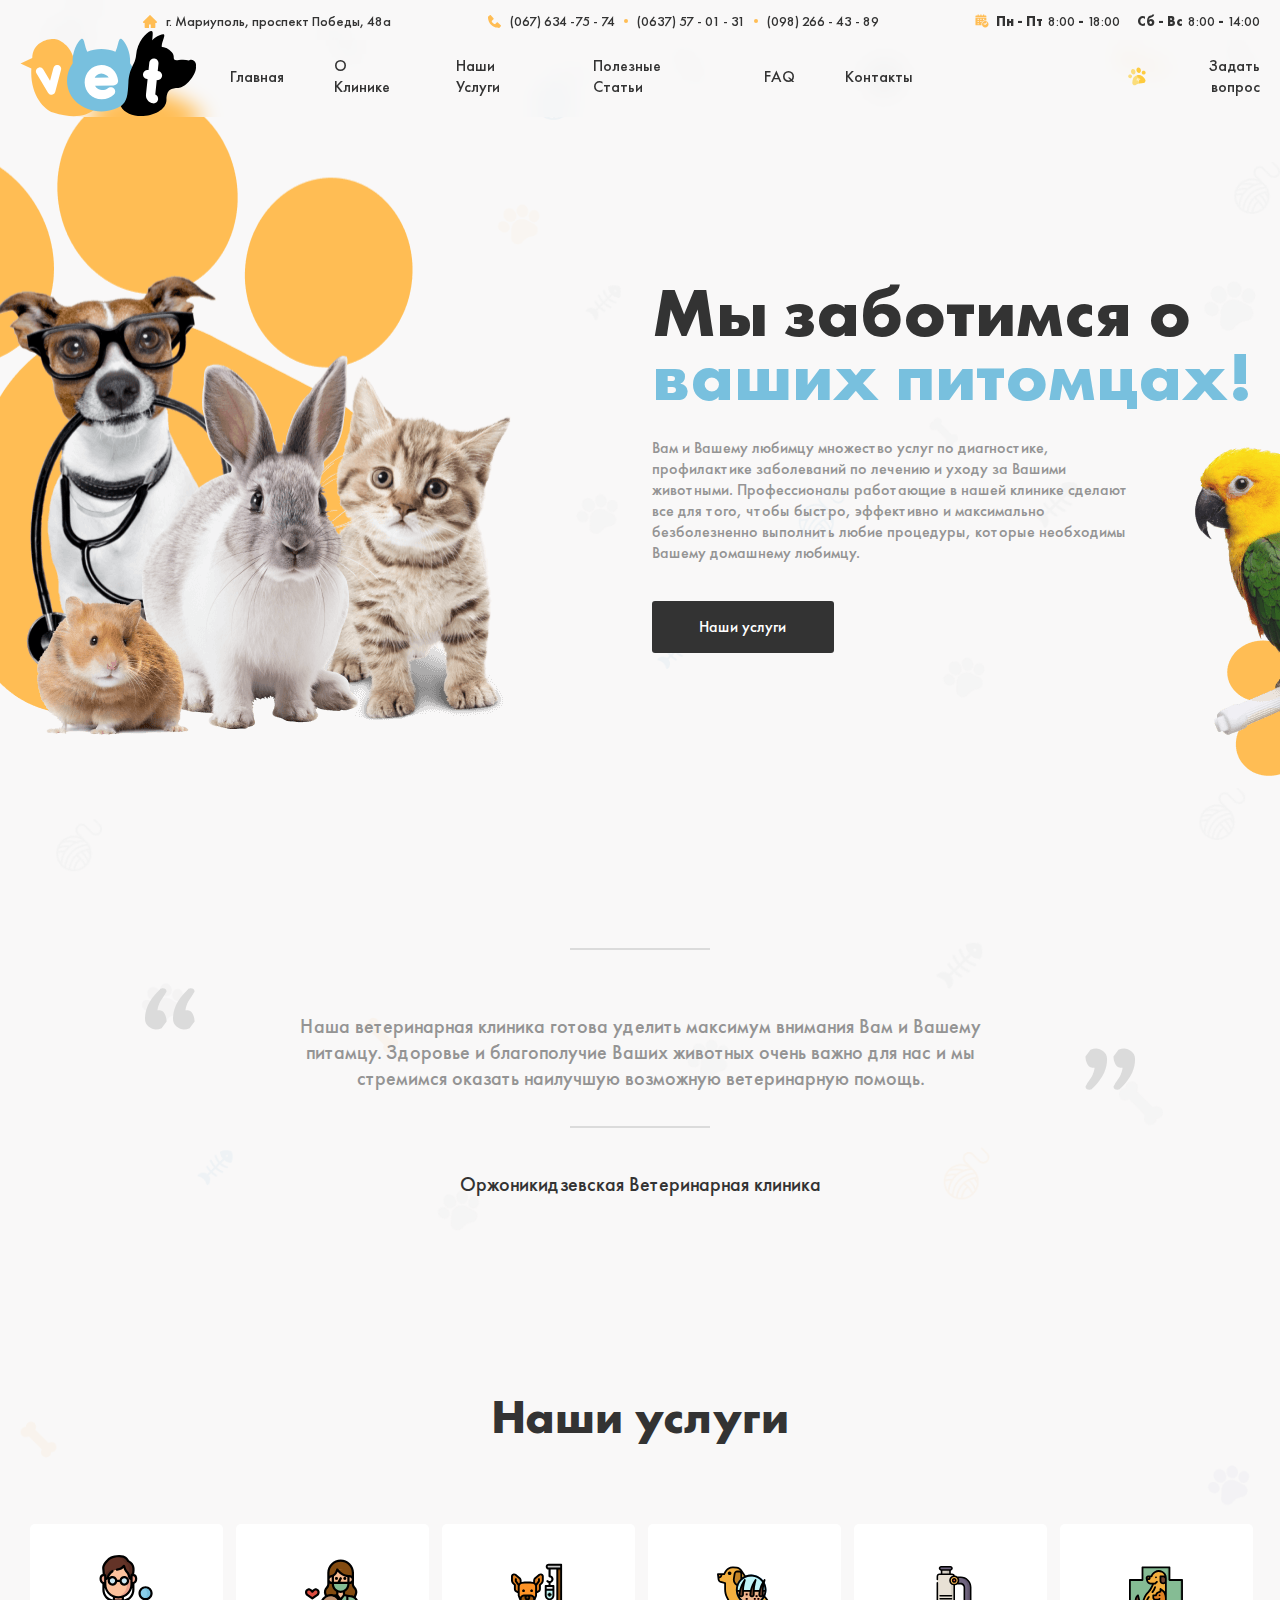
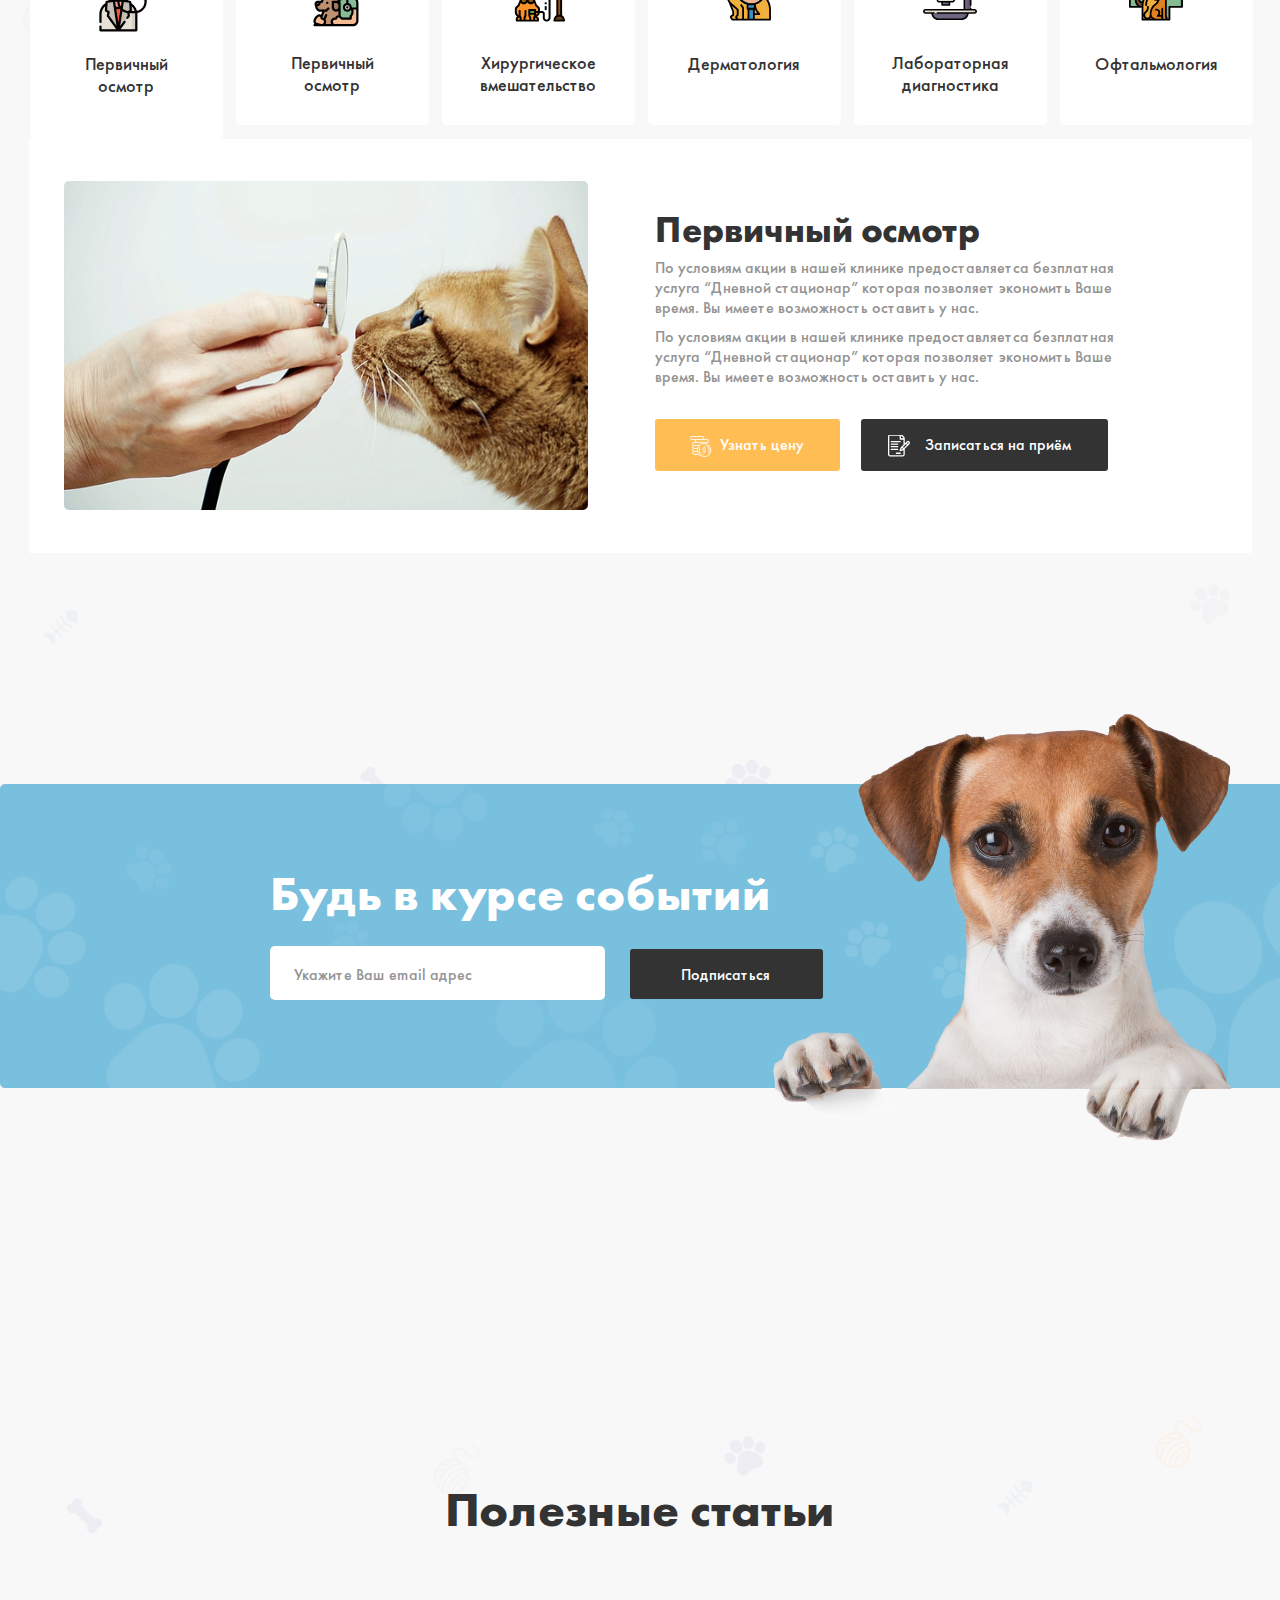
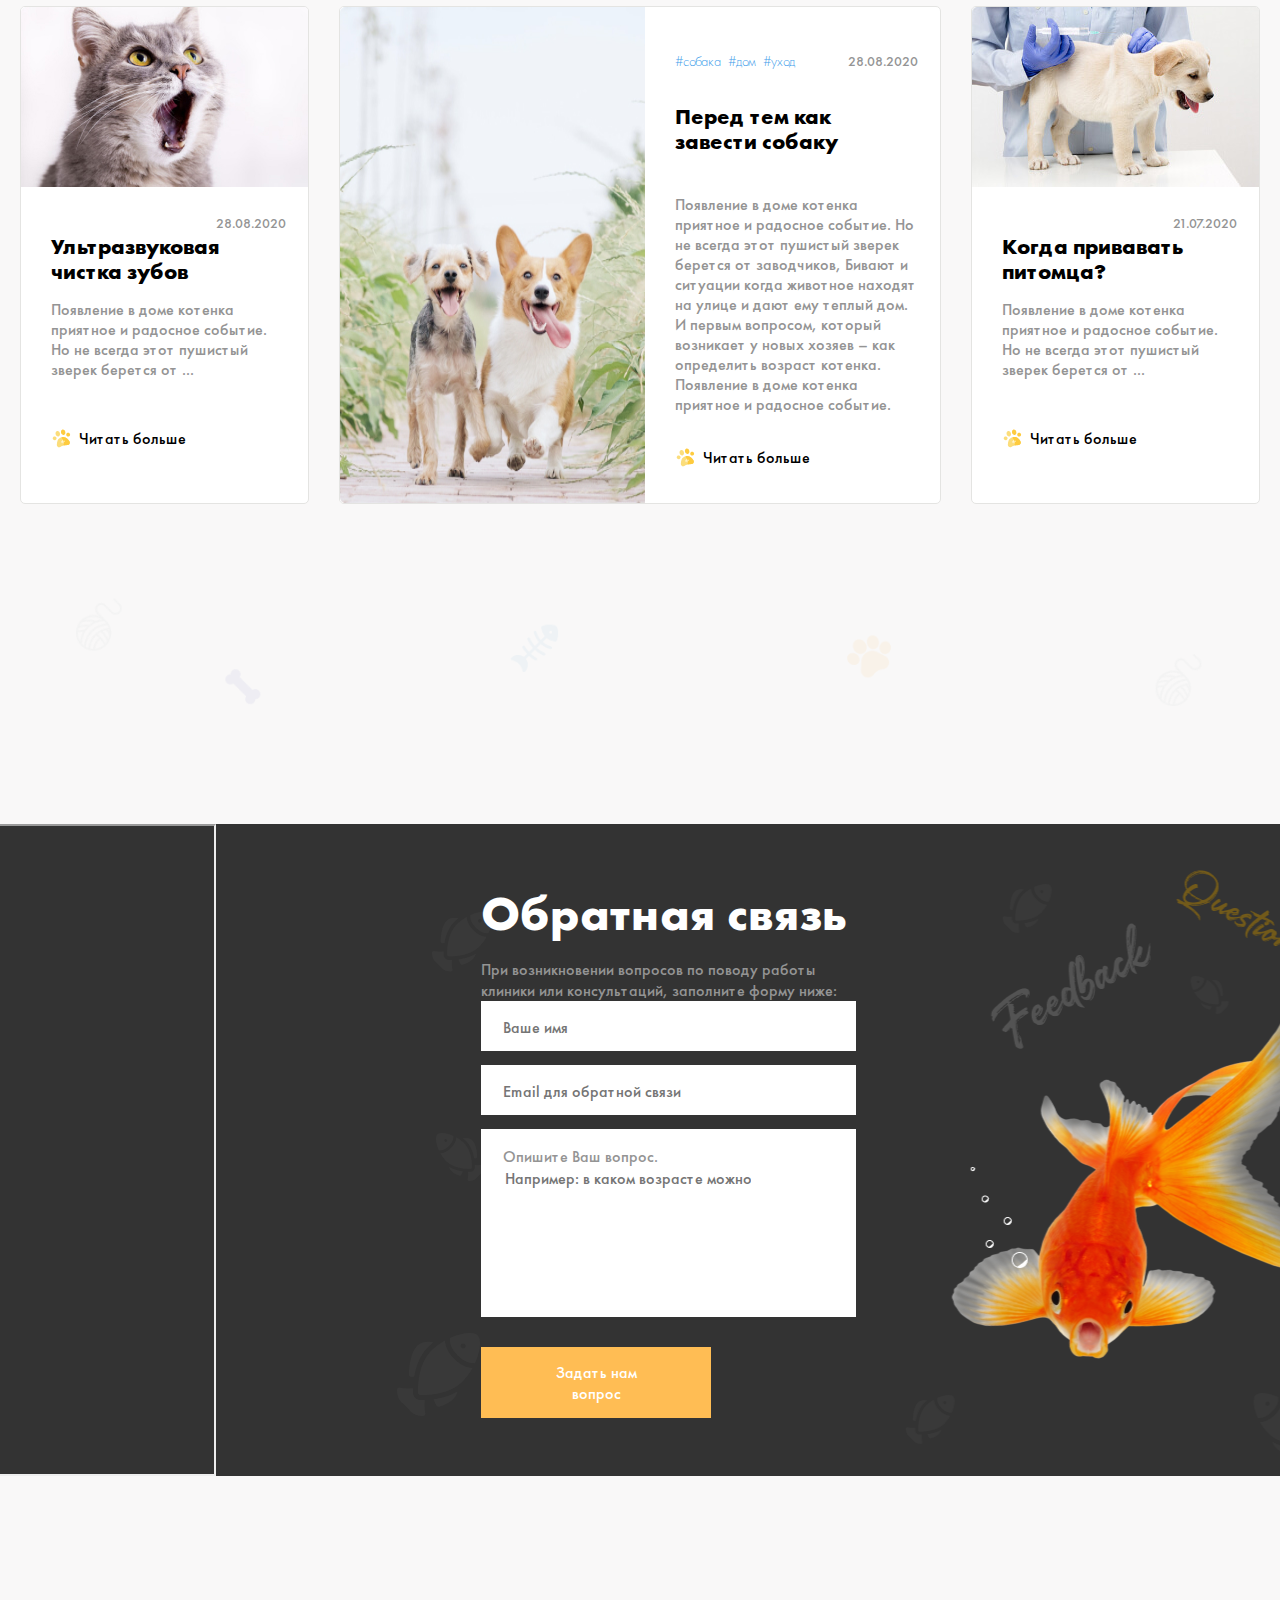
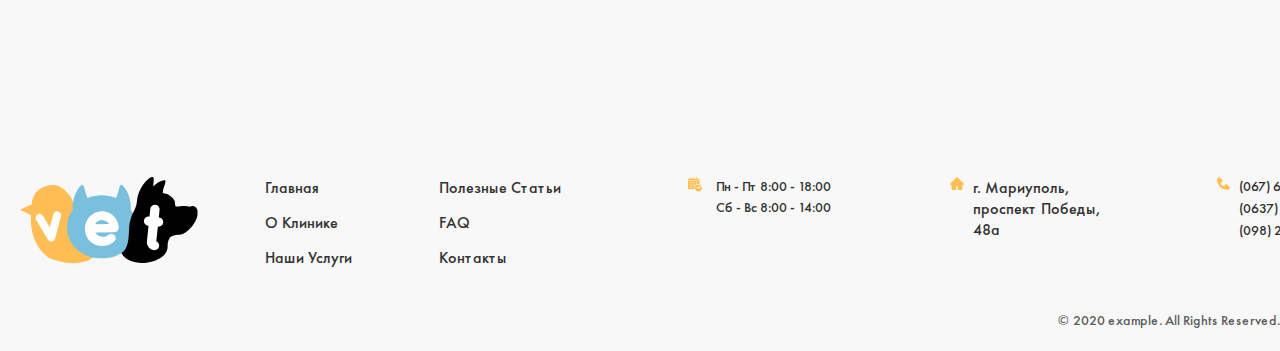
<file: index.html>
<!DOCTYPE html>
<html lang="ru">
<head>
    <meta charset="UTF-8">
    <meta http-equiv="X-UA-Compatible" content="IE=edge">
    <meta name="viewport" content="width=device-width, initial-scale=1.0">
    <title>Vet-Clinick</title>
    <!-- <link rel="stylesheet" href="/css/normalize.css">
    <link rel="stylesheet" href="/css/main.css"> -->
    <link rel="stylesheet" href="/css/min.main.css">
</head>
<body>
    <!--! START HEADER START -->
    <header class="start_header">
        <div class="container">
            <div class="start_header_wrapper">
                <div class="start_first_box">
                    <img class="icon_home" src="/images/home.svg" alt="" width="14" height="13">
                    <address class="adres">
                        г. Мариуполь, проспект Победы, 48а
                    </address>
                </div>
                <div class="start_second_box">
                    <img class="icon_phone" src="/images/phone.svg" alt="" width="13" height="13">
                    <a class="start_header_tel" href="tel:+0676347574">(067) 634 -75 - 74</a>
                    <img class="dot" src="/images/dot.svg" alt="" width="4" height="4">
                    <a class="start_header_tel" href="tel:+0637570131">(0637) 57 - 01 - 31</a>
                    <img class="dot" src="/images/dot.svg" alt="" width="4" height="4">
                    <a class="start_header_tel" href="tel:+0982664389">(098) 266 - 43 - 89</a>
                </div>
                <div class="start_thred_box">
                    <img class="icon_calendar" src="/images/calendar.svg" alt="" width="14" height="14">
                    <p class="week">Пн - Пт<time datetime="2023-03-03 18:00" class="hour_work hour">8:00</time> - <time  class="hour_work">18:00</time></p>
                    <p class="week">Сб - Вс<time datetime="2023-03-03 14:00" class="hour_work hour">8:00</time> - <time  class="hour_work">14:00</time></p>
                </div>
            </div>
        </div>
    </header>
    <!--! START HEADER END -->
    
    <!--! END HEADER START -->
    <header class="end_header">
        <div class="all">
            <div class="container">
                <div class="end_wrapper">
                    <a class="logotip_img" href="#"><img src="/images/logo.svg" alt=""  width="177" height="86"></a>
                    <nav class="navbar">
                        <!-- <img class="fish" src="/images/fish.svg" alt="" width="18" height="15"> -->
                        <a class="end_header_link_words" href="index.html">Главная</a>
                        <a class="end_header_link_words" href="#">О Клинике</a>
                        <a class="end_header_link_words" href="#our_service">Наши Услуги</a>
                        <a class="end_header_link_words" href="#">Полезные Статьи</a>
                        <a class="end_header_link_words" href="FAQ.html">FAQ</a>
                        <a class="end_header_link_words" href="contact.html">Контакты</a>
                    </nav>
                    <div class="zadat_vopros_box">
                        <img class="paw" src="/images/paw.svg" alt="" width="23" height="21">
                        <a class="zadat_vopros" href="#">Задать вопрос</a>
                    </div>
                </div>
            </div>
        </div>
    </header>
    <!--! END HEADER  END  -->
    <!--! MAIN START -->
    <main>
        <!--! HERO SECTION START  -->
        <section class="hero_section">
            <div class="container">
                <div class="hero_wrapper">
                    <div class="hero_txt_box">
                        <h1 class="hero_main_title">Мы заботимся о <span class="blue_word">ваших питомцах!</span></h1>
                        <p class="hero_desc">Вам и Вашему любимцу множество услуг по диагностике, профилактике заболеваний по лечению и уходу за Вашими животными. Профессионалы работающие в нашей клинике сделают все для того, чтобы быстро, эффективно и максимально безболезненно выполнить любие процедуры, которые необходимы Вашему домашнему любимцу.</p>
                        <a class="hero_btn" href="#">Наши услуги</a>
                    </div>
                </div>
            </div>
        </section>
        <!--! HERO SECTION END   -->
        <!--! BLOQUET SECTION START-->
        <section class="bloquet_section">
            <div class="container">
                <div class="bloquet_wrapper">
                    <div class="bloquet_txt_box">
                        <span class="line_bloquet"></span>
                        <p class="bloquet_desc">Наша ветеринарная клиника готова уделить максимум внимания Вам и Вашему питамцу. Здоровье и благополучие Ваших животных очень важно для нас и мы стремимся оказать наилучшую возможную ветеринарную помощь.</p>
                        <span class="line_bloquet"></span>
                        <h2 class="klinick_name">Оржоникидзевская Ветеринарная клиника</h2>
                    </div>
                </div>
            </div>
        </section>
        <!--! BLOQUET SECTION END -->
        <!--! OUR SERVICE SECTION START -->
        <section class="our_service" id="our_service">
            <div class="container">
                <div class="our_wrapper">
                    <h2 class="our_service_word">Наши услуги</h2>
                    <button class="left_btn">
                        <img class="left_btn_ours" src="/images/left_btn.svg" alt="">
                    </button>
                    <button class="rigth_btn">
                        <img class="right_btn_ours" src="/images/right_btn.svg" alt="">
                    </button>
                    <ul class="our_list">
                        <li class="our_item">
                            <img class="item_img" src="/images/doctor.svg" alt="" width="54" height="77">
                            <p class="desc_item">Первичный осмотр</p>
                        </li>
                        <li class="our_item">
                            <img class="item_img" src="/images/norse.svg" alt="" width="54" height="77">
                            <p class="desc_item">Первичный осмотр</p>
                        </li>
                        <li class="our_item">
                            <img class="item_img" src="/images/kasal_it.svg" alt="" width="54" height="77">
                            <p class="desc_item">Хирургическое вмешательство</p>
                        </li>
                        <li class="our_item">
                            <img class="item_img" src="/images/bit_bosgan_it.svg" alt="" width="54" height="77">
                            <p class="desc_item">Дерматология</p>
                        </li>
                        <li class="our_item">
                            <img class="item_img" src="/images/mikroskop.svg" alt="" width="54" height="77">
                            <p class="desc_item">Лабораторная диагностика</p>
                        </li>
                        <li class="our_item">
                            <img class="item_img" src="/images/itni_bolalari.svg" alt="" width="54" height="77">
                            <p class="desc_item">Офтальмология</p>
                        </li>
                    </ul>
                    <div class="birinchi_korik">
                        <img class="kasal_mushuk" src="/images/kasal_mushuk.svg" alt="" width="524" height="329">
                        <div class="korik_desc_box">
                            <h3 class="korik_sozi">Первичный осмотр</h3>
                            <p class="korik_desc1">
                                По условиям акции в нашей клинике предоставляетса безплатная услуга “Дневной стационар” которая позволяет экономить Ваше время. Вы имеете возможность оставить у нас.
                            </p>
                            <p class="korik_desc2">
                                По условиям акции в нашей клинике предоставляетса безплатная услуга “Дневной стационар” которая позволяет экономить Ваше время. Вы имеете возможность оставить у нас.
                            </p>
                            <div class="box_sena_priyom">
                                <a href="#" class="uznat_sena">Узнать цену</a>
                                <a href="#" class="zapisatsa">Записаться на приём</a>
                            </div>
                        </div>
                    </div>
                </div>
            </div>
        </section>
        <!--! OUR SERVICE SECTION END -->
        <!--!  ARTICLE PART START -->
        <article class="article_part">
            <div class="container">
                <div class="article_wrapper">
                    <h2 class="doimo_aloqadda_boll">Будь в курсе событий</h2>
                    <form action="https://echo.htmlacademy.ru/">
                        <div class="box_input">
                            <label for="email" aria-label="enter your email">
                                <input class="inputt" type="email" name="email" id="email" placeholder="Укажите Ваш email адрес" pattern="[a-z0-9._%+-]+@[a-z0-9.-]+\.[a-z]{2,4}$" required>
                            </label>
                            <button class="input_btn" type="submit">Подписаться</button>
                        </div>
                    </form>
                    <img class="it" src="/images/it.png" alt="">
                </div>
            </div>
        </article>
        <!--!  ARTICLE PART END    -->
        <!--! HERO ARTICLE START -->
        <section class="article" id="articl">
            <div class="container">
                <h2 class="article__title">Полезные статьи</h2>
                <ul class="article__list">
                    <li class="article__item">
                        <div class="article__picture">
                            <img class="article__img" src="./images/ogi.jpg" alt="cat is opening its mouth"></div>
                            <div class="article__info hospital">
                                <div class="hospital__wrap wrap">
                                    <ul class="wrap__list">
                                        <li class="wrap__item">
                                            <a class="wrap__link" href="#">#собака</a>
                                        </li>
                                        <li class="wrap__item">
                                            <a class="wrap__link" href="#">#дом</a>
                                        </li>
                                        <li class="wrap__item">
                                            <a class="wrap__link" href="#">#уход</a>
                                        </li>
                                    </ul>
                                    <time class="wrap__time" datetime="2022-07-18">28.08.2020</time>
                                </div>
                                <div class="hospital__inner">
                                    <h3 class="hospital__title">Ультразвуковая чистка зубов</h3>
                                </div>
                                <p class="hospital__text">Появление в доме котенка приятное и радосное событие. Но не всегда этот пушистый зверек берется от ...</p>
                                <div class="hospital__box box">
                                    <a class="box__link" href="#">Читать больше</a>
                                </div>
                            </div>
                        </li>
                        <li class="article__item article__item--active">
                            <div class="article__picture">
                                <img class="article__img" src="./images/itdantarqagan.jpg" alt="dogs are running">
                            </div>
                            <div class="article__info hospital">
                                <div class="hospital__wrap wrap">
                                    <ul class="wrap__list">
                                        <li class="wrap__item">
                                            <a class="wrap__link" href="#">#собака </a>
                                        </li>
                                        <li class="wrap__item">
                                            <a class="wrap__link" href="#">#дом </a>
                                        </li>
                                        <li class="wrap__item">
                                            <a class="wrap__link" href="#">#уход </a>
                                        </li>
                                    </ul>
                                    <time class="wrap__time" datetime="2022-07-18"> 28.08.2020</time>
                                </div>
                                <div class="hospital__inner">
                                    <h3 class="hospital__title">Перед тем как завести собаку</h3>
                                </div>
                                <p class="hospital__text">Появление в доме котенка приятное и радосное событие. Но не всегда этот пушистый зверек берется от заводчиков, Бивают и ситуации когда животное находят на улице и дают ему теплый дом. И первым вопросом, который возникает у
                                    новых хозяев – как определить возраст котенка. Появление в доме котенка приятное и радосное событие.</p>
                                    <div class="hospital__box box">
                                        <a class="box__link" href="#">Читать больше</a>
                                    </div>
                                </div>
                            </li>
                            <li class="article__item">
                                <div class="article__picture">
                                    <img class="article__img" src="./images/ukolyeyaoganit_.jpg" alt="little dog in the hospital">
                                </div>
                                <div class="article__info hospital">
                                    <div class="hospital__wrap wrap">
                                        <ul class="wrap__list">
                                            <li class="wrap__item">
                                                <a class="wrap__link" href="#"> #собака</a>
                                            </li>
                                            <li class="wrap__item"><a class="wrap__link" href="#">#дом</a></li>
                                            <li class="wrap__item">
                                                <a class="wrap__link" href="#">#уход</a>
                                            </li>
                                        </ul>
                                        <time class="wrap__time" datetime="2022-07-18">21.07.2020</time>
                                    </div>
                                    <div class="hospital__inner">
                                        <h3 class="hospital__title">Когда привавать питомца?</h3>
                                    </div>
                                    <p class="hospital__text">Появление в доме котенка приятное и радосное событие. Но не всегда этот пушистый зверек берется от ...</p>
                                    <div class="hospital__box box">
                                        <a class="box__link" href="#">Читать больше</a>
                                    </div>
                                </div>
                            </li>
                        </ul>
                    </div>
                </section>
                <!--! HERO ARTICLE END  -->
                <!--! BACK CALL SECTION START -->
                <section class="backcall_section">
                    <div class="calback_wrapper">
                        <iframe class="karta" src="https://yandex.ru/map-widget/v1/?um=constructor%3Afadffd8394c9eed6665e45b09de680be3d37036a5914482af8f3669ad4a6104a&amp;source=constructor" width="562" height="652"></iframe>
                        <div class="calback_txt_box">
                            <h2 class="calback_title">Обратная связь</h2>
                            <p class="calback_desc">При возникновении вопросов по поводу работы клиники или консультаций, заполните форму ниже:</p>
                            <form action="https://echo.htmlacademy.ru/">
                                <div class="calback_input_box">
                                    <input class="name_input" type="text" name="name" aria-label="enter your name" placeholder="Ваше имя" required>
                                    <input class="email_input" type="email" name="email" aria-label="enter your email" placeholder="Email для обратной связи"  required>
                                    <label class="labell" for="text">
                                        <span class="calback_desc">Опишите Ваш вопрос.</span>
                                        <input class="input_message" type="text" id="text" aria-label="enter your message" placeholder="Например: в каком возрасте можно прививать от бешенства?"  required>
                                    </label>
                                    <button class="calback_btn" type="submit">Задать нам вопрос</button>
                                </div>
                            </form>
                        </div>
                    </div>
                </section>
                <!--! BACK CALL SECTION END -->
            </main>
            <!--! MAIN END  -->
<!--! FOOTER START -->
<footer class="site-footer">
    <div class="container">
        <div class="site-footer-wrapper">
            <a class="site-footer-link-logo" href="./index.html">
                <svg class="site-footer-logo" width="178" height="87" viewBox="0 0 178 87" fill="none"
                xmlns="http://www.w3.org/2000/svg">
                <path
                d="M10.95 37.8814L0 32.8363L11.8544 27.3617C12.1905 10.9838 28.0139 7.43341 34.5763 8.06898C41.1387 8.70528 60.2298 20.4143 52.5373 44.3313C49.9161 52.4819 50.5349 73.5703 81.1231 71.6227C78.8256 75.9526 68.0414 93.9121 32.9413 82.4872C23.2099 79.3196 9.34357 63.6387 10.95 37.8814Z"
                fill="#FFBD54" />
                <path
                d="M110.818 32.7034C111.778 21.1025 105.765 10.5871 102.242 8.16466C98.9545 5.90511 98.9428 15.66 96.0155 21.0104C91.6696 19.1994 86.8546 18.1825 81.7803 18.1825C76.7155 18.1825 71.9086 19.195 67.5699 21.0002C64.6478 15.6468 64.6332 5.90511 61.3487 8.1632C57.8289 10.5754 51.8276 21.0842 52.7714 32.6625C49.1487 37.7441 47.0345 43.8294 47.0345 50.3758C47.0345 68.1563 62.5913 81.3432 81.7796 81.3432C100.969 81.3432 116.525 68.1563 116.525 50.3758C116.525 43.847 114.421 37.7769 110.818 32.7034Z"
                fill="#78C0DE" />
                <path
                d="M109.119 52.411C110.017 36.4941 116.096 34.2937 116.894 24.5601C118 11.0817 127.285 1.28155 131.872 0.0747093C136.459 -1.12921 130.608 12.5493 134.719 17.1919C143.319 14.2106 148.78 16.7492 153.093 21.4151C157.409 26.0825 151.776 30.5395 160.223 29.3444C163.698 28.8513 167.31 28.9674 170.333 29.7374C170.619 29.5482 170.928 29.3867 171.264 29.2706C173.642 28.4473 176.316 29.9325 177.239 32.5923C177.587 33.5997 177.632 34.6305 177.427 35.5685C177.532 36.0821 177.576 36.6271 177.543 37.2064C177.077 45.3884 166.994 56.6577 160.73 57.4788C154.466 58.3014 147.815 57.2194 147.645 69.7525C147.42 86.4453 110.469 93.0515 101.418 76.1045C108.042 71.3129 108.434 64.5672 109.119 52.411Z"
                fill="black" />
                <path
                d="M136.872 22.1398C141.197 22.5219 144.633 20.2244 147.978 17.6485C146.633 17.4827 145.147 17.4724 143.48 17.6624C140.973 13.1316 148.234 3.0458 144.274 3.19191C140.705 3.31902 131.571 8.20997 127.36 17.075C130.416 19.1286 132.848 22.3575 136.872 22.1398Z"
                fill="black" />
                <path
                d="M38.1417 34.4355C37.6252 34.2806 37.0926 34.239 36.563 34.3149C35.0164 34.5356 33.7095 35.7482 33.3187 37.3145L29.8494 50.2764L22.9312 38.7785C22.0633 37.3949 20.4569 36.611 18.9315 36.8287C18.4113 36.9032 17.9307 37.0873 17.5018 37.3781C16.5309 37.9771 15.8618 38.8793 15.6156 39.9225C15.3789 40.9146 15.5571 41.9498 16.0999 42.8147L27.8024 62.4625C27.8864 62.632 28.0172 62.8774 28.2451 63.0769C28.3247 63.166 28.4168 63.239 28.5205 63.2975C28.5205 63.299 28.5205 63.299 28.5212 63.2997L28.625 63.4487L28.7689 63.5576C28.8208 63.597 28.8799 63.6387 28.9471 63.6759L28.9749 63.8702L29.4688 64.0353L29.62 64.1478L30.7399 64.3897L31.073 64.4525L31.2396 64.4284C31.5245 64.443 31.7356 64.413 31.8576 64.3962C32.0242 64.3728 32.2419 64.3414 32.5114 64.2465L32.7635 64.2107L32.9695 64.0689L33.9747 63.4232L34.1807 63.1485C34.2406 63.082 34.3275 62.9863 34.4167 62.8489C34.4868 62.7671 34.5467 62.6765 34.5913 62.5779C34.6212 62.5304 34.6519 62.4815 34.6804 62.4311C34.6862 62.4216 34.6921 62.4128 34.6972 62.4033C34.7951 62.2981 34.8733 62.1761 34.9288 62.0439C35.0281 61.8576 35.1085 61.6363 35.1538 61.4251L41.0017 39.2899C41.2881 38.2825 41.169 37.2385 40.6664 36.3517C40.1339 35.41 39.2272 34.7262 38.1417 34.4355Z"
                fill="white" />
                <path
                d="M81.5787 34.2806C72.2607 34.4435 64.7588 42.3837 64.8567 51.9998C65.0963 61.6874 72.7042 69.2017 82.177 69.1053H82.1872C87.1732 69.0176 91.2086 67.444 94.518 64.2947C95.3237 63.5335 95.7635 62.5648 95.7884 61.4945C95.822 60.1197 95.1608 58.915 94.5194 58.2334C93.8291 57.4423 92.6171 56.9849 91.2634 57.0083C89.9039 57.0324 88.6488 57.5416 87.7978 58.4095C86.7056 59.2292 84.8055 59.7763 82.9214 59.8099C82.6555 59.8143 82.3925 59.8077 82.1405 59.7917C80.1731 59.658 77.9384 58.6725 76.8295 57.4481L76.7396 57.3575C76.2348 56.8966 75.7863 56.2427 75.4349 55.4684L94.0271 55.144C96.4488 55.1016 98.316 53.5967 98.6228 51.4628C98.6952 51.1947 98.7083 50.9018 98.7025 50.5643L98.693 50.1632C97.9741 40.7992 90.7762 34.1199 81.5787 34.2806ZM89.2187 47.065L75.0419 47.3126C76.012 45.3935 78.1583 43.3458 81.7102 43.0858C85.3505 43.3422 87.9358 45.2306 89.2187 47.065Z"
                fill="white" />
                <path
                d="M138.074 49.6825C140.609 49.9469 142.971 48.0578 143.232 45.5572C143.496 43.0112 141.616 40.7232 139.038 40.4544L138.796 40.4288L139.581 32.8999C139.851 30.3123 138.036 28.074 135.449 27.8037C132.827 27.5297 130.562 29.3429 130.292 31.9297L129.505 39.4579L129.02 39.4075C126.432 39.1379 124.193 40.9526 123.923 43.5409C123.658 46.0846 125.511 48.3704 128.056 48.6371L128.541 48.6875L126.906 64.3517C126.443 68.7699 129.663 72.7411 134.083 73.2028C136.67 73.4731 138.908 71.6592 139.18 69.0702C139.407 66.8976 138.201 64.9711 136.31 64.2202L137.83 49.6562L138.074 49.6825Z"
                fill="white" />
            </svg>
        </a>
        <ul class="site-footer-list">
            <li class="site-footer-item">
                <a class="site-footer-link" href="#">Главная</a>
                <a class="site-footer-link" href="#">О Клинике</a>
                <a class="site-footer-link" href="#">Наши Услуги</a>
            </li>
            <li class="site-footer-item">
                <a class="site-footer-link" href="#">Полезные Статьи</a>
                <a class="site-footer-link" href="FAQ.html">FAQ</a>
                <a class="site-footer-link" href="#">Контакты</a>
            </li>
        </ul>
        <div class="site-footer-times">
            <img class="footer-time-img" src="./images/calendar.svg" alt="kalendar">
            <div class="footer-times">
                <p class="footer-time">Пн - Пт <time datetime="2023-03-03 14:00">8:00 - 18:00</time></p>
                <p class="footer-time">Сб - Вс <time datetime="2023-03-03 14:00">8:00 - 14:00</time></p>
            </div>
        </div>
        <div class="site-footer-address">
            <img class="footer-address-img" src="./images/home.svg" alt="home">
            <address class="footer-addrees">г. Мариуполь, проспект Победы, 48а</address>
        </div>
        <div class="site-footer-tel">
            <img class="footer-tel-img" src="./images/phone.svg" alt="phone">
            <div class="numbers">
                <a class="phone-numbers" href="tel:067634-75-74">(067) 634 -75 - 74</a>
                <a class="phone-numbers" href="tel:063757-01-31">(0637) 57 - 01 - 31</a>
                <a class="phone-numbers" href="tel:098266-43-89">(098) 266 - 43 - 89</a>
            </div>
        </div>
        <p class="info">© 2020 example. All Rights Reserved.</p>
    </div>
</div>
</footer>
<!--! FOOTER ENND -->
</body>
</html>
</file>
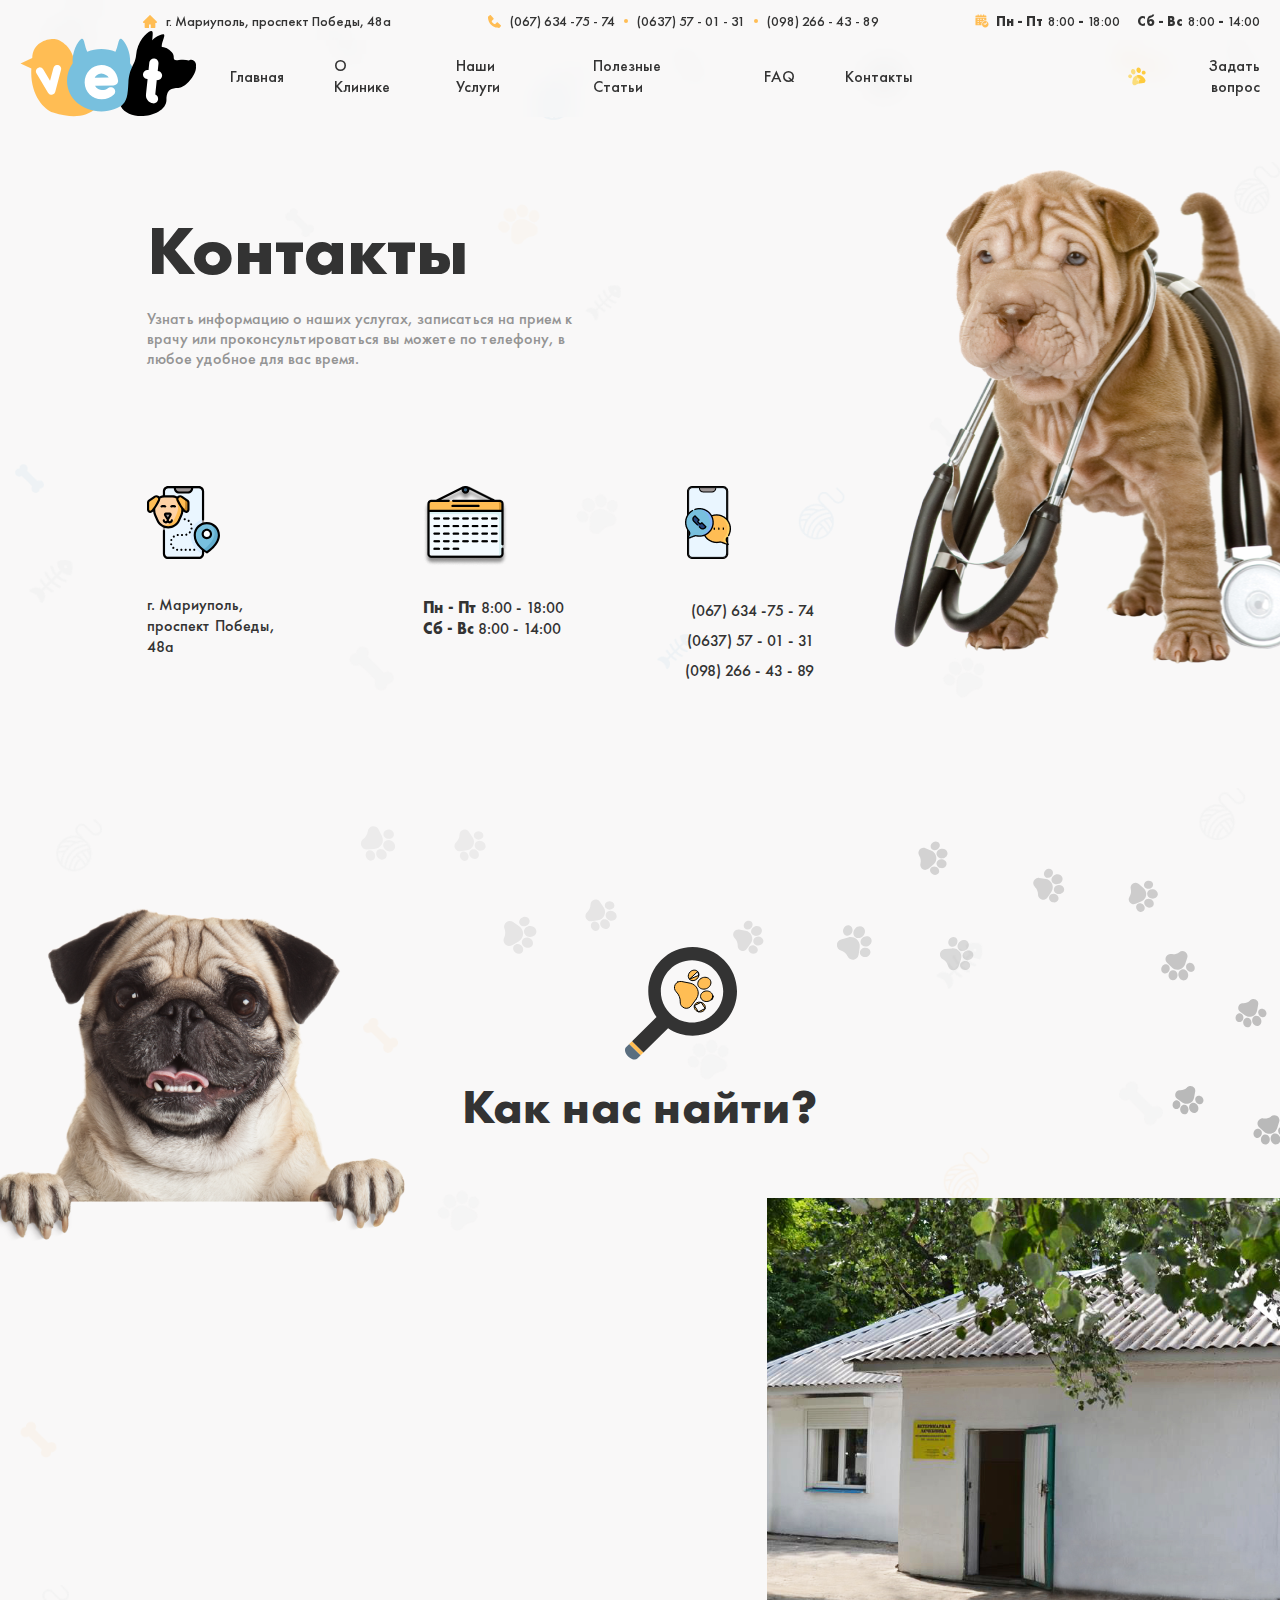
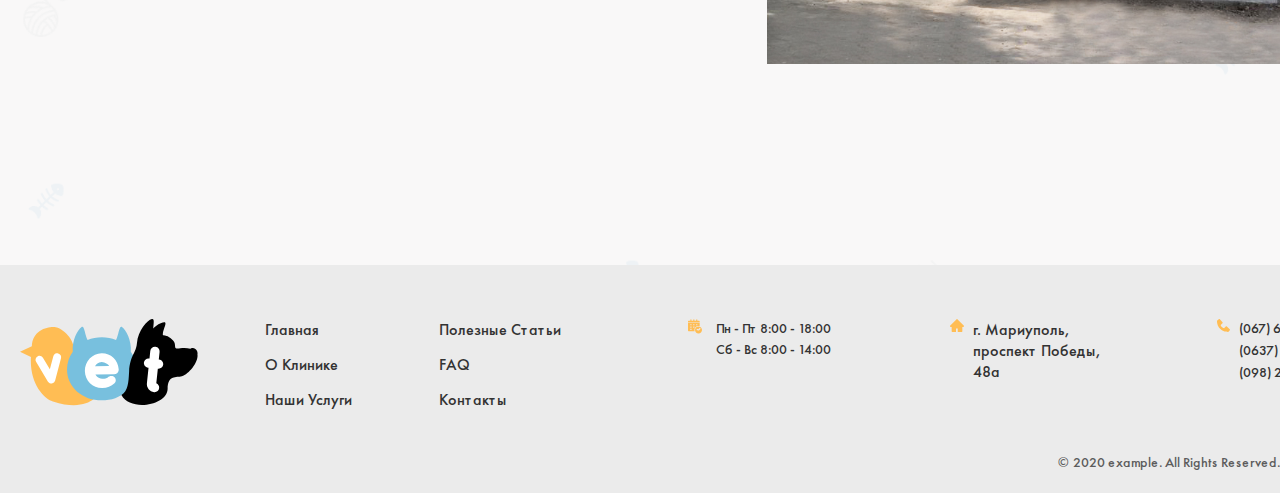
<file: contact.html>
<!DOCTYPE html>
<html lang="en">
<head>
    <meta charset="UTF-8">
    <meta http-equiv="X-UA-Compatible" content="IE=edge">
    <meta name="viewport" content="width=device-width, initial-scale=1.0">
    <title>Vet-clinick_Contact-page</title>
    <link rel="stylesheet" href="/css/main.css">
    <link rel="stylesheet" href="/css/contact.css">
    
</head>
<body>
    <!--! START HEADER START -->
    <header class="start_header">
        <div class="container">
            <div class="start_header_wrapper">
                <div class="start_first_box">
                    <img class="icon_home" src="/images/home.svg" alt="" width="14" height="13">
                    <address class="adres">
                        г. Мариуполь, проспект Победы, 48а
                    </address>
                </div>
                <div class="start_second_box">
                    <img class="icon_phone" src="/images/phone.svg" alt="" width="13" height="13">
                    <a class="start_header_tel" href="tel:+0676347574">(067) 634 -75 - 74</a>
                    <img class="dot" src="/images/dot.svg" alt="" width="4" height="4">
                    <a class="start_header_tel" href="tel:+0637570131">(0637) 57 - 01 - 31</a>
                    <img class="dot" src="/images/dot.svg" alt="" width="4" height="4">
                    <a class="start_header_tel" href="tel:+0982664389">(098) 266 - 43 - 89</a>
                </div>
                <div class="start_thred_box">
                    <img class="icon_calendar" src="/images/calendar.svg" alt="" width="14" height="14">
                    <p class="week">Пн - Пт<time datetime="2023-03-03 18:00" class="hour_work hour">8:00</time> - <time  class="hour_work">18:00</time></p>
                    <p class="week">Сб - Вс<time datetime="2023-03-03 14:00" class="hour_work hour">8:00</time> - <time  class="hour_work">14:00</time></p>
                </div>
            </div>
        </div>
    </header>
    <!--! START HEADER END -->
    
    <!--! END HEADER START -->
    <header class="end_header">
        <div class="all">
            <div class="container">
                <div class="end_wrapper">
                    <a class="logotip_img" href="#"><img src="/images/logo.svg" alt=""  width="177" height="86"></a>
                    <nav class="navbar">
                        <!-- <img class="fish" src="/images/fish.svg" alt="" width="18" height="15"> -->
                        <a class="end_header_link_words" href="index.html">Главная</a>
                        <a class="end_header_link_words" href="#">О Клинике</a>
                        <a class="end_header_link_words" href="#our_service">Наши Услуги</a>
                        <a class="end_header_link_words" href="#">Полезные Статьи</a>
                        <a class="end_header_link_words" href="#">FAQ</a>
                        <a class="end_header_link_words" href="contact.html">Контакты</a>
                    </nav>
                    <div class="zadat_vopros_box">
                        <img class="paw" src="/images/paw.svg" alt="" width="23" height="21">
                        <a class="zadat_vopros" href="#">Задать вопрос</a>
                    </div>
                </div>
            </div>
        </div>
    </header>
    <!--! END HEADER  END  -->
    <main>
        <!--! MAIN PART START -->
        <!-- ! HERO SECTION START -->
        <section class="contact_hero__section">
            <div class="container">
                <div class="contact_wrapper">
                    <div class="contact_desc_box">
                        <h1 class="contact_main_title">Контакты</h1>
                        <p class="contact_desc">Узнать информацию о наших услугах, записаться на прием к врачу или проконсультироваться вы можете по телефону, в любое удобное для вас время.</p>
                    </div>
                    <div class="contact_adress_box">
                        <div class="adres_box">
                            <address class="contact_adres">
                                г. Мариуполь, проспект Победы, 48а
                            </address>
                        </div>
                        <div class="days_working">
                            <time class="contact_time" datetime="2001-05-15T19:00"><strong>Пн - Пт</strong> 8:00 - 18:00</time>
                            <time class="contact_time" datetime="2001-05-15T19:00"><strong>Сб - Вс </strong>8:00 - 14:00</time>
                        </div>
                        <div class="contact_tel_box">
                            <a class="contact_page_telnureric" href="tel:+0676347574">(067) 634 -75 - 74</a>
                            <a class="contact_page_telnureric" href="tel:+0676347574">(0637) 57 - 01 - 31</a>
                            <a class="contact_page_telnureric" href="tel:+0676347574">(098) 266 - 43 - 89</a>
                        </div>
                    </div>
                </div>
            </div>
            <!-- ! HERO SECTION END -->
        </section>
        <!-- ! HERO SECTION END  -->
        <!--! LOCATION SECTION START -->
        <section class="location_section">
            <h2 class="find_our">Как нас найти?</h2>
            <div class="location_wrapper">
                <img class="paws" src="/images/izlar_bg.svg" alt="">
                <img class="dog" src="/images/dog.png" alt="">
                <div class="location_map_bo">
                    <iframe class="contact_loacation_map" src="https://www.google.com/maps/embed?pb=!1m18!1m12!1m3!1d33349.15031601283!2d37.54488877789104!3d47.11910262228339!2m3!1f0!2f0!3f0!3m2!1i1024!2i768!4f13.1!3m3!1m2!1s0x40e6e6a7bee7582b%3A0xa5d118300a75b5ce!2z0JzQsNGA0LjRg9C_0L7Qu9GMLCDQlNC-0L3QtdGG0LrQsNGPINC-0LHQu9Cw0YHRgtGMLCDQo9C60YDQsNC40L3QsCwgODc1MDA!5e0!3m2!1sru!2s!4v1671461285917!5m2!1sru!2s" width="600" height="450" style="border:0;" allowfullscreen="" loading="lazy" referrerpolicy="no-referrer-when-downgrade"></iframe>
                    <img class="kulbani_rasmi" src="/images/kulba.svg" alt="">
                </div>
            </div>
        </section>
        <!--! LOCATION SECTION END  -->
        <!--! MAIN PART END  -->
    </main>
    <!--! FOOTER START -->
<footer class="site-footer contact_footer">
    <div class="container">
        <div class="site-footer-wrapper">
            <a class="site-footer-link-logo" href="./index.html">
                <svg class="site-footer-logo" width="178" height="87" viewBox="0 0 178 87" fill="none"
                xmlns="http://www.w3.org/2000/svg">
                <path
                d="M10.95 37.8814L0 32.8363L11.8544 27.3617C12.1905 10.9838 28.0139 7.43341 34.5763 8.06898C41.1387 8.70528 60.2298 20.4143 52.5373 44.3313C49.9161 52.4819 50.5349 73.5703 81.1231 71.6227C78.8256 75.9526 68.0414 93.9121 32.9413 82.4872C23.2099 79.3196 9.34357 63.6387 10.95 37.8814Z"
                fill="#FFBD54" />
                <path
                d="M110.818 32.7034C111.778 21.1025 105.765 10.5871 102.242 8.16466C98.9545 5.90511 98.9428 15.66 96.0155 21.0104C91.6696 19.1994 86.8546 18.1825 81.7803 18.1825C76.7155 18.1825 71.9086 19.195 67.5699 21.0002C64.6478 15.6468 64.6332 5.90511 61.3487 8.1632C57.8289 10.5754 51.8276 21.0842 52.7714 32.6625C49.1487 37.7441 47.0345 43.8294 47.0345 50.3758C47.0345 68.1563 62.5913 81.3432 81.7796 81.3432C100.969 81.3432 116.525 68.1563 116.525 50.3758C116.525 43.847 114.421 37.7769 110.818 32.7034Z"
                fill="#78C0DE" />
                <path
                d="M109.119 52.411C110.017 36.4941 116.096 34.2937 116.894 24.5601C118 11.0817 127.285 1.28155 131.872 0.0747093C136.459 -1.12921 130.608 12.5493 134.719 17.1919C143.319 14.2106 148.78 16.7492 153.093 21.4151C157.409 26.0825 151.776 30.5395 160.223 29.3444C163.698 28.8513 167.31 28.9674 170.333 29.7374C170.619 29.5482 170.928 29.3867 171.264 29.2706C173.642 28.4473 176.316 29.9325 177.239 32.5923C177.587 33.5997 177.632 34.6305 177.427 35.5685C177.532 36.0821 177.576 36.6271 177.543 37.2064C177.077 45.3884 166.994 56.6577 160.73 57.4788C154.466 58.3014 147.815 57.2194 147.645 69.7525C147.42 86.4453 110.469 93.0515 101.418 76.1045C108.042 71.3129 108.434 64.5672 109.119 52.411Z"
                fill="black" />
                <path
                d="M136.872 22.1398C141.197 22.5219 144.633 20.2244 147.978 17.6485C146.633 17.4827 145.147 17.4724 143.48 17.6624C140.973 13.1316 148.234 3.0458 144.274 3.19191C140.705 3.31902 131.571 8.20997 127.36 17.075C130.416 19.1286 132.848 22.3575 136.872 22.1398Z"
                fill="black" />
                <path
                d="M38.1417 34.4355C37.6252 34.2806 37.0926 34.239 36.563 34.3149C35.0164 34.5356 33.7095 35.7482 33.3187 37.3145L29.8494 50.2764L22.9312 38.7785C22.0633 37.3949 20.4569 36.611 18.9315 36.8287C18.4113 36.9032 17.9307 37.0873 17.5018 37.3781C16.5309 37.9771 15.8618 38.8793 15.6156 39.9225C15.3789 40.9146 15.5571 41.9498 16.0999 42.8147L27.8024 62.4625C27.8864 62.632 28.0172 62.8774 28.2451 63.0769C28.3247 63.166 28.4168 63.239 28.5205 63.2975C28.5205 63.299 28.5205 63.299 28.5212 63.2997L28.625 63.4487L28.7689 63.5576C28.8208 63.597 28.8799 63.6387 28.9471 63.6759L28.9749 63.8702L29.4688 64.0353L29.62 64.1478L30.7399 64.3897L31.073 64.4525L31.2396 64.4284C31.5245 64.443 31.7356 64.413 31.8576 64.3962C32.0242 64.3728 32.2419 64.3414 32.5114 64.2465L32.7635 64.2107L32.9695 64.0689L33.9747 63.4232L34.1807 63.1485C34.2406 63.082 34.3275 62.9863 34.4167 62.8489C34.4868 62.7671 34.5467 62.6765 34.5913 62.5779C34.6212 62.5304 34.6519 62.4815 34.6804 62.4311C34.6862 62.4216 34.6921 62.4128 34.6972 62.4033C34.7951 62.2981 34.8733 62.1761 34.9288 62.0439C35.0281 61.8576 35.1085 61.6363 35.1538 61.4251L41.0017 39.2899C41.2881 38.2825 41.169 37.2385 40.6664 36.3517C40.1339 35.41 39.2272 34.7262 38.1417 34.4355Z"
                fill="white" />
                <path
                d="M81.5787 34.2806C72.2607 34.4435 64.7588 42.3837 64.8567 51.9998C65.0963 61.6874 72.7042 69.2017 82.177 69.1053H82.1872C87.1732 69.0176 91.2086 67.444 94.518 64.2947C95.3237 63.5335 95.7635 62.5648 95.7884 61.4945C95.822 60.1197 95.1608 58.915 94.5194 58.2334C93.8291 57.4423 92.6171 56.9849 91.2634 57.0083C89.9039 57.0324 88.6488 57.5416 87.7978 58.4095C86.7056 59.2292 84.8055 59.7763 82.9214 59.8099C82.6555 59.8143 82.3925 59.8077 82.1405 59.7917C80.1731 59.658 77.9384 58.6725 76.8295 57.4481L76.7396 57.3575C76.2348 56.8966 75.7863 56.2427 75.4349 55.4684L94.0271 55.144C96.4488 55.1016 98.316 53.5967 98.6228 51.4628C98.6952 51.1947 98.7083 50.9018 98.7025 50.5643L98.693 50.1632C97.9741 40.7992 90.7762 34.1199 81.5787 34.2806ZM89.2187 47.065L75.0419 47.3126C76.012 45.3935 78.1583 43.3458 81.7102 43.0858C85.3505 43.3422 87.9358 45.2306 89.2187 47.065Z"
                fill="white" />
                <path
                d="M138.074 49.6825C140.609 49.9469 142.971 48.0578 143.232 45.5572C143.496 43.0112 141.616 40.7232 139.038 40.4544L138.796 40.4288L139.581 32.8999C139.851 30.3123 138.036 28.074 135.449 27.8037C132.827 27.5297 130.562 29.3429 130.292 31.9297L129.505 39.4579L129.02 39.4075C126.432 39.1379 124.193 40.9526 123.923 43.5409C123.658 46.0846 125.511 48.3704 128.056 48.6371L128.541 48.6875L126.906 64.3517C126.443 68.7699 129.663 72.7411 134.083 73.2028C136.67 73.4731 138.908 71.6592 139.18 69.0702C139.407 66.8976 138.201 64.9711 136.31 64.2202L137.83 49.6562L138.074 49.6825Z"
                fill="white" />
            </svg>
        </a>
        <ul class="site-footer-list">
            <li class="site-footer-item">
                <a class="site-footer-link" href="#">Главная</a>
                <a class="site-footer-link" href="#">О Клинике</a>
                <a class="site-footer-link" href="#">Наши Услуги</a>
            </li>
            <li class="site-footer-item">
                <a class="site-footer-link" href="#">Полезные Статьи</a>
                <a class="site-footer-link" href="#">FAQ</a>
                <a class="site-footer-link" href="#">Контакты</a>
            </li>
        </ul>
        <div class="site-footer-times">
            <img class="footer-time-img" src="./images/calendar.svg" alt="kalendar">
            <div class="footer-times">
                <p class="footer-time">Пн - Пт <time datetime="2023-03-03 14:00">8:00 - 18:00</time></p>
                <p class="footer-time">Сб - Вс <time datetime="2023-03-03 14:00">8:00 - 14:00</time></p>
            </div>
        </div>
        <div class="site-footer-address">
            <img class="footer-address-img" src="./images/home.svg" alt="home">
            <address class="footer-addrees">г. Мариуполь, проспект Победы, 48а</address>
        </div>
        <div class="site-footer-tel">
            <img class="footer-tel-img" src="./images/phone.svg" alt="phone">
            <div class="numbers">
                <a class="phone-numbers" href="tel:067634-75-74">(067) 634 -75 - 74</a>
                <a class="phone-numbers" href="tel:063757-01-31">(0637) 57 - 01 - 31</a>
                <a class="phone-numbers" href="tel:098266-43-89">(098) 266 - 43 - 89</a>
            </div>
        </div>
        <p class="info">© 2020 example. All Rights Reserved.</p>
    </div>
</div>
</footer>
<!--! FOOTER ENND -->
</body>
</html>
</file>
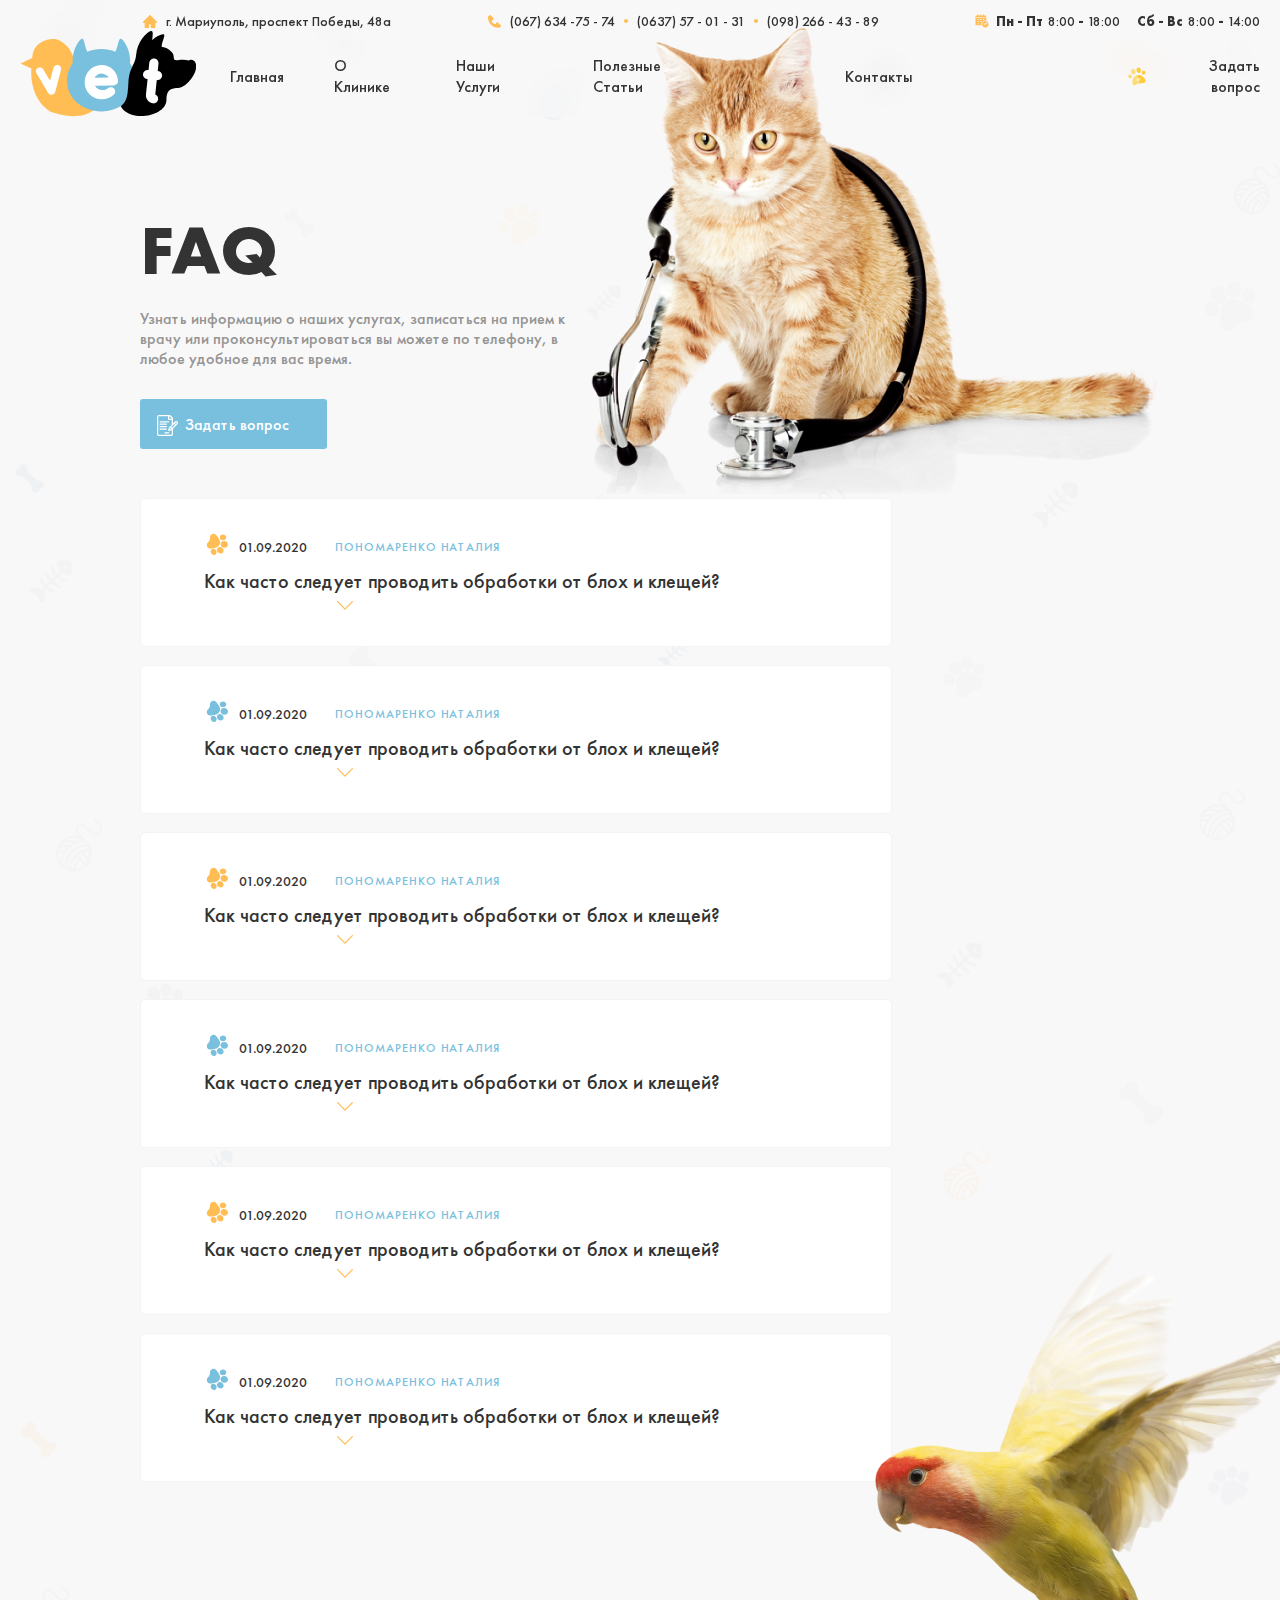
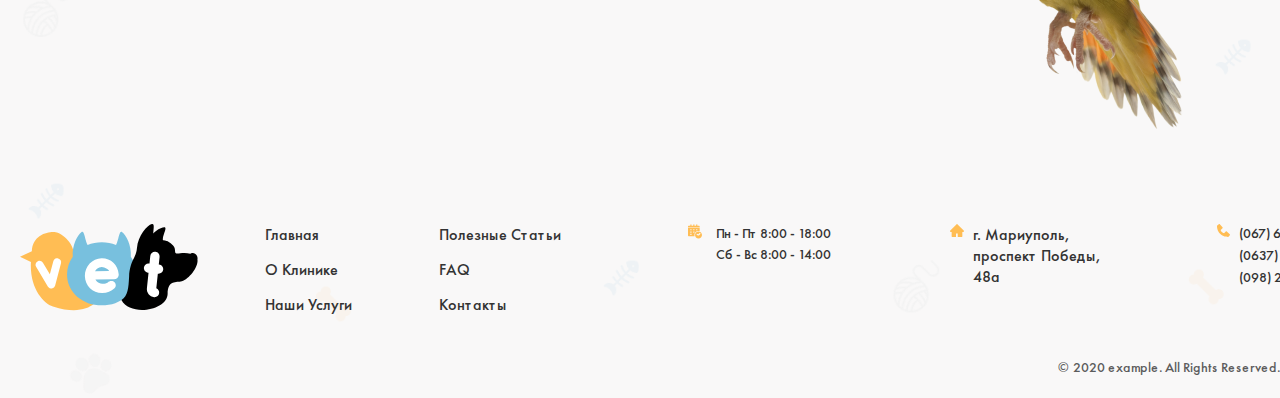
<file: FAQ.html>
<!DOCTYPE html>
<html lang="en">
<head>
    <meta charset="UTF-8">
    <meta http-equiv="X-UA-Compatible" content="IE=edge">
    <meta name="viewport" content="width=device-width, initial-scale=1.0">
    <title>Vet-Clinic FAQ-page</title>
    <link rel="stylesheet" href="/css/min.main.css">
    <link rel="stylesheet" href="/css/faq.css">
</head>
<body>
    <!--! START HEADER START -->
    <header class="start_header">
        <div class="container">
            <div class="start_header_wrapper">
                <div class="start_first_box">
                    <img class="icon_home" src="/images/home.svg" alt="" width="14" height="13">
                    <address class="adres">
                        г. Мариуполь, проспект Победы, 48а
                    </address>
                </div>
                <div class="start_second_box">
                    <img class="icon_phone" src="/images/phone.svg" alt="" width="13" height="13">
                    <a class="start_header_tel" href="tel:+0676347574">(067) 634 -75 - 74</a>
                    <img class="dot" src="/images/dot.svg" alt="" width="4" height="4">
                    <a class="start_header_tel" href="tel:+0637570131">(0637) 57 - 01 - 31</a>
                    <img class="dot" src="/images/dot.svg" alt="" width="4" height="4">
                    <a class="start_header_tel" href="tel:+0982664389">(098) 266 - 43 - 89</a>
                </div>
                <div class="start_thred_box">
                    <img class="icon_calendar" src="/images/calendar.svg" alt="" width="14" height="14">
                    <p class="week">Пн - Пт<time datetime="2023-03-03 18:00" class="hour_work hour">8:00</time> - <time  class="hour_work">18:00</time></p>
                    <p class="week">Сб - Вс<time datetime="2023-03-03 14:00" class="hour_work hour">8:00</time> - <time  class="hour_work">14:00</time></p>
                </div>
            </div>
        </div>
    </header>
    <!--! START HEADER END -->
    
    <!--! END HEADER START -->
    <header class="end_header">
        <div class="all">
            <div class="container">
                <div class="end_wrapper">
                    <a class="logotip_img" href="#"><img src="/images/logo.svg" alt=""  width="177" height="86"></a>
                    <nav class="navbar">
                        <!-- <img class="fish" src="/images/fish.svg" alt="" width="18" height="15"> -->
                        <a class="end_header_link_words" href="index.html">Главная</a>
                        <a class="end_header_link_words" href="#">О Клинике</a>
                        <a class="end_header_link_words" href="#our_service">Наши Услуги</a>
                        <a class="end_header_link_words" href="#">Полезные Статьи</a>
                        <a class="end_header_link_words" href="#">FAQ</a>
                        <a class="end_header_link_words" href="contact.html">Контакты</a>
                    </nav>
                    <div class="zadat_vopros_box">
                        <img class="paw" src="/images/paw.svg" alt="" width="23" height="21">
                        <a class="zadat_vopros" href="#">Задать вопрос</a>
                    </div>
                </div>
            </div>
        </div>
    </header>
    <!--! END HEADER  END  -->
    <main>
        <!--! INFO SECTION END -->
    <section class="information_section">
        <div class="container">
            <div class="information_wrapper">
                <img class="cat_img" src="/images/faledaskopcat.png" alt="" width="569" height="466">
                <img class="bird_img" src="/images/bird.png" alt="">
                <div class="first_top_box">
                    <h1 class="faq">FAQ</h1>
                    <P class="FAQ_desc">Узнать информацию о наших услугах, записаться на прием к врачу или проконсультироваться вы можете по телефону, в любое удобное для вас время.</P>
                    <a class="info_btn" href="#">Задать вопрос</a>
                </div>
                <ul class="info_list">
                    <li class="info_items" aria-disabled="true">
                        <div class="summary_title_box">
                            <time class="time_faq_page" datetime="2018-07-07T20:00:00">01.09.2020</time>
                            <p class="info_desc">Пономаренко Наталия</p>
                        </div>
                        <details class="detalis">
                            <summary class="sumary">Как часто следует проводить обработки от блох и клещей? <img class="open_sumary" src="/images/summary-btn.svg" alt=""></summary>
                            <p class="sumary_desc">Самые качественные капли от блох и клещей как правило действуют не более одного месяца. Поэтому собак и кошек следует обрабатывать от блох именно с такой периодичностью. Обработки противопаразитарными каплями особенно актуальны для собак в период с марта по декабрь, когда активизируют свою активность клещи. Подобрать препарат от блох и клещей Вам помогут в ветеринарном комплексе “Передовой”. Также здесь Вам помогут в расчёте дозировки этих препаратов.</p>
                        </details>
                    </li>
                    <li class="info_items">
                        <div class="summary_title_box">
                            <time class="time_faq_page" datetime="2018-07-07T20:00:00">01.09.2020</time>
                            <p class="info_desc">Пономаренко Наталия</p>
                        </div>
                        <details class="detalis">
                            <summary class="sumary">Как часто следует проводить обработки от блох и клещей? <img class="open_sumary" src="/images/summary-btn.svg" alt=""></summary>
                            <p class="sumary_desc">Самые качественные капли от блох и клещей как правило действуют не более одного месяца. Поэтому собак и кошек следует обрабатывать от блох именно с такой периодичностью. Обработки противопаразитарными каплями особенно актуальны для собак в период с марта по декабрь, когда активизируют свою активность клещи. Подобрать препарат от блох и клещей Вам помогут в ветеринарном комплексе “Передовой”. Также здесь Вам помогут в расчёте дозировки этих препаратов.</p>
                        </details>
                    </li>
                    <li class="info_items">
                        <div class="summary_title_box">
                            <time class="time_faq_page" datetime="2018-07-07T20:00:00">01.09.2020</time>
                            <p class="info_desc">Пономаренко Наталия</p>
                        </div>
                        <details class="detalis">
                            <summary class="sumary">Как часто следует проводить обработки от блох и клещей? <img class="open_sumary" src="/images/summary-btn.svg" alt=""></summary>
                            <p class="sumary_desc">Самые качественные капли от блох и клещей как правило действуют не более одного месяца. Поэтому собак и кошек следует обрабатывать от блох именно с такой периодичностью. Обработки противопаразитарными каплями особенно актуальны для собак в период с марта по декабрь, когда активизируют свою активность клещи. Подобрать препарат от блох и клещей Вам помогут в ветеринарном комплексе “Передовой”. Также здесь Вам помогут в расчёте дозировки этих препаратов.</p>
                        </details>
                    </li>
                    <li class="info_items">
                        <div class="summary_title_box">
                            <time class="time_faq_page" datetime="2018-07-07T20:00:00">01.09.2020</time>
                            <p class="info_desc">Пономаренко Наталия</p>
                        </div>
                        <details class="detalis">
                            <summary class="sumary">Как часто следует проводить обработки от блох и клещей? <img class="open_sumary" src="/images/summary-btn.svg" alt=""></summary>
                            <p class="sumary_desc">Самые качественные капли от блох и клещей как правило действуют не более одного месяца. Поэтому собак и кошек следует обрабатывать от блох именно с такой периодичностью. Обработки противопаразитарными каплями особенно актуальны для собак в период с марта по декабрь, когда активизируют свою активность клещи. Подобрать препарат от блох и клещей Вам помогут в ветеринарном комплексе “Передовой”. Также здесь Вам помогут в расчёте дозировки этих препаратов.</p>
                        </details>
                    </li>
                    <li class="info_items">
                        <div class="summary_title_box">
                            <time class="time_faq_page" datetime="2018-07-07T20:00:00">01.09.2020</time>
                            <p class="info_desc">Пономаренко Наталия</p>
                        </div>
                        <details class="detalis">
                            <summary class="sumary">Как часто следует проводить обработки от блох и клещей? <img class="open_sumary" src="/images/summary-btn.svg" alt=""></summary>
                            <p class="sumary_desc">Самые качественные капли от блох и клещей как правило действуют не более одного месяца. Поэтому собак и кошек следует обрабатывать от блох именно с такой периодичностью. Обработки противопаразитарными каплями особенно актуальны для собак в период с марта по декабрь, когда активизируют свою активность клещи. Подобрать препарат от блох и клещей Вам помогут в ветеринарном комплексе “Передовой”. Также здесь Вам помогут в расчёте дозировки этих препаратов.</p>
                        </details>
                    </li>
                    <li class="info_items">
                        <div class="summary_title_box">
                            <time class="time_faq_page" datetime="2018-07-07T20:00:00">01.09.2020</time>
                            <p class="info_desc">Пономаренко Наталия</p>
                        </div>
                        <details class="detalis">
                            <summary class="sumary">Как часто следует проводить обработки от блох и клещей? <img class="open_sumary" src="/images/summary-btn.svg" alt=""></summary>
                            <p class="sumary_desc">Самые качественные капли от блох и клещей как правило действуют не более одного месяца. Поэтому собак и кошек следует обрабатывать от блох именно с такой периодичностью. Обработки противопаразитарными каплями особенно актуальны для собак в период с марта по декабрь, когда активизируют свою активность клещи. Подобрать препарат от блох и клещей Вам помогут в ветеринарном комплексе “Передовой”. Также здесь Вам помогут в расчёте дозировки этих препаратов.</p>
                        </details>
                    </li>
                </ul>
            </div>
        </div>
    </section>
    <!--! INFO SECTION END -->
    </main>
    <!--! FOOTER START -->
<footer class="site-footer">
    <div class="container">
        <div class="site-footer-wrapper">
            <a class="site-footer-link-logo" href="./index.html">
                <svg class="site-footer-logo" width="178" height="87" viewBox="0 0 178 87" fill="none"
                xmlns="http://www.w3.org/2000/svg">
                <path
                d="M10.95 37.8814L0 32.8363L11.8544 27.3617C12.1905 10.9838 28.0139 7.43341 34.5763 8.06898C41.1387 8.70528 60.2298 20.4143 52.5373 44.3313C49.9161 52.4819 50.5349 73.5703 81.1231 71.6227C78.8256 75.9526 68.0414 93.9121 32.9413 82.4872C23.2099 79.3196 9.34357 63.6387 10.95 37.8814Z"
                fill="#FFBD54" />
                <path
                d="M110.818 32.7034C111.778 21.1025 105.765 10.5871 102.242 8.16466C98.9545 5.90511 98.9428 15.66 96.0155 21.0104C91.6696 19.1994 86.8546 18.1825 81.7803 18.1825C76.7155 18.1825 71.9086 19.195 67.5699 21.0002C64.6478 15.6468 64.6332 5.90511 61.3487 8.1632C57.8289 10.5754 51.8276 21.0842 52.7714 32.6625C49.1487 37.7441 47.0345 43.8294 47.0345 50.3758C47.0345 68.1563 62.5913 81.3432 81.7796 81.3432C100.969 81.3432 116.525 68.1563 116.525 50.3758C116.525 43.847 114.421 37.7769 110.818 32.7034Z"
                fill="#78C0DE" />
                <path
                d="M109.119 52.411C110.017 36.4941 116.096 34.2937 116.894 24.5601C118 11.0817 127.285 1.28155 131.872 0.0747093C136.459 -1.12921 130.608 12.5493 134.719 17.1919C143.319 14.2106 148.78 16.7492 153.093 21.4151C157.409 26.0825 151.776 30.5395 160.223 29.3444C163.698 28.8513 167.31 28.9674 170.333 29.7374C170.619 29.5482 170.928 29.3867 171.264 29.2706C173.642 28.4473 176.316 29.9325 177.239 32.5923C177.587 33.5997 177.632 34.6305 177.427 35.5685C177.532 36.0821 177.576 36.6271 177.543 37.2064C177.077 45.3884 166.994 56.6577 160.73 57.4788C154.466 58.3014 147.815 57.2194 147.645 69.7525C147.42 86.4453 110.469 93.0515 101.418 76.1045C108.042 71.3129 108.434 64.5672 109.119 52.411Z"
                fill="black" />
                <path
                d="M136.872 22.1398C141.197 22.5219 144.633 20.2244 147.978 17.6485C146.633 17.4827 145.147 17.4724 143.48 17.6624C140.973 13.1316 148.234 3.0458 144.274 3.19191C140.705 3.31902 131.571 8.20997 127.36 17.075C130.416 19.1286 132.848 22.3575 136.872 22.1398Z"
                fill="black" />
                <path
                d="M38.1417 34.4355C37.6252 34.2806 37.0926 34.239 36.563 34.3149C35.0164 34.5356 33.7095 35.7482 33.3187 37.3145L29.8494 50.2764L22.9312 38.7785C22.0633 37.3949 20.4569 36.611 18.9315 36.8287C18.4113 36.9032 17.9307 37.0873 17.5018 37.3781C16.5309 37.9771 15.8618 38.8793 15.6156 39.9225C15.3789 40.9146 15.5571 41.9498 16.0999 42.8147L27.8024 62.4625C27.8864 62.632 28.0172 62.8774 28.2451 63.0769C28.3247 63.166 28.4168 63.239 28.5205 63.2975C28.5205 63.299 28.5205 63.299 28.5212 63.2997L28.625 63.4487L28.7689 63.5576C28.8208 63.597 28.8799 63.6387 28.9471 63.6759L28.9749 63.8702L29.4688 64.0353L29.62 64.1478L30.7399 64.3897L31.073 64.4525L31.2396 64.4284C31.5245 64.443 31.7356 64.413 31.8576 64.3962C32.0242 64.3728 32.2419 64.3414 32.5114 64.2465L32.7635 64.2107L32.9695 64.0689L33.9747 63.4232L34.1807 63.1485C34.2406 63.082 34.3275 62.9863 34.4167 62.8489C34.4868 62.7671 34.5467 62.6765 34.5913 62.5779C34.6212 62.5304 34.6519 62.4815 34.6804 62.4311C34.6862 62.4216 34.6921 62.4128 34.6972 62.4033C34.7951 62.2981 34.8733 62.1761 34.9288 62.0439C35.0281 61.8576 35.1085 61.6363 35.1538 61.4251L41.0017 39.2899C41.2881 38.2825 41.169 37.2385 40.6664 36.3517C40.1339 35.41 39.2272 34.7262 38.1417 34.4355Z"
                fill="white" />
                <path
                d="M81.5787 34.2806C72.2607 34.4435 64.7588 42.3837 64.8567 51.9998C65.0963 61.6874 72.7042 69.2017 82.177 69.1053H82.1872C87.1732 69.0176 91.2086 67.444 94.518 64.2947C95.3237 63.5335 95.7635 62.5648 95.7884 61.4945C95.822 60.1197 95.1608 58.915 94.5194 58.2334C93.8291 57.4423 92.6171 56.9849 91.2634 57.0083C89.9039 57.0324 88.6488 57.5416 87.7978 58.4095C86.7056 59.2292 84.8055 59.7763 82.9214 59.8099C82.6555 59.8143 82.3925 59.8077 82.1405 59.7917C80.1731 59.658 77.9384 58.6725 76.8295 57.4481L76.7396 57.3575C76.2348 56.8966 75.7863 56.2427 75.4349 55.4684L94.0271 55.144C96.4488 55.1016 98.316 53.5967 98.6228 51.4628C98.6952 51.1947 98.7083 50.9018 98.7025 50.5643L98.693 50.1632C97.9741 40.7992 90.7762 34.1199 81.5787 34.2806ZM89.2187 47.065L75.0419 47.3126C76.012 45.3935 78.1583 43.3458 81.7102 43.0858C85.3505 43.3422 87.9358 45.2306 89.2187 47.065Z"
                fill="white" />
                <path
                d="M138.074 49.6825C140.609 49.9469 142.971 48.0578 143.232 45.5572C143.496 43.0112 141.616 40.7232 139.038 40.4544L138.796 40.4288L139.581 32.8999C139.851 30.3123 138.036 28.074 135.449 27.8037C132.827 27.5297 130.562 29.3429 130.292 31.9297L129.505 39.4579L129.02 39.4075C126.432 39.1379 124.193 40.9526 123.923 43.5409C123.658 46.0846 125.511 48.3704 128.056 48.6371L128.541 48.6875L126.906 64.3517C126.443 68.7699 129.663 72.7411 134.083 73.2028C136.67 73.4731 138.908 71.6592 139.18 69.0702C139.407 66.8976 138.201 64.9711 136.31 64.2202L137.83 49.6562L138.074 49.6825Z"
                fill="white" />
            </svg>
        </a>
        <ul class="site-footer-list">
            <li class="site-footer-item">
                <a class="site-footer-link" href="#">Главная</a>
                <a class="site-footer-link" href="#">О Клинике</a>
                <a class="site-footer-link" href="#">Наши Услуги</a>
            </li>
            <li class="site-footer-item">
                <a class="site-footer-link" href="#">Полезные Статьи</a>
                <a class="site-footer-link" href="FAQ.html">FAQ</a>
                <a class="site-footer-link" href="#">Контакты</a>
            </li>
        </ul>
        <div class="site-footer-times">
            <img class="footer-time-img" src="./images/calendar.svg" alt="kalendar">
            <div class="footer-times">
                <p class="footer-time">Пн - Пт <time datetime="2023-03-03 14:00">8:00 - 18:00</time></p>
                <p class="footer-time">Сб - Вс <time datetime="2023-03-03 14:00">8:00 - 14:00</time></p>
            </div>
        </div>
        <div class="site-footer-address">
            <img class="footer-address-img" src="./images/home.svg" alt="home">
            <address class="footer-addrees">г. Мариуполь, проспект Победы, 48а</address>
        </div>
        <div class="site-footer-tel">
            <img class="footer-tel-img" src="./images/phone.svg" alt="phone">
            <div class="numbers">
                <a class="phone-numbers" href="tel:067634-75-74">(067) 634 -75 - 74</a>
                <a class="phone-numbers" href="tel:063757-01-31">(0637) 57 - 01 - 31</a>
                <a class="phone-numbers" href="tel:098266-43-89">(098) 266 - 43 - 89</a>
            </div>
        </div>
        <p class="info">© 2020 example. All Rights Reserved.</p>
    </div>
</div>
</footer>
<!--! FOOTER ENND -->
</body>
</html>
</file>
<file: css/main.css>
/* roboto-regular - latin */
@font-face {
    font-family: 'FuturaPT';
    font-style: normal;
    font-weight: 300;
    src: local(''),
    url('../fonts/FuturaPT-Light.woff') format('woff2'), /* Chrome 26+, Opera 23+, Firefox 39+ */
    url('../fonts/FuturaPT-Light.woff') format('woff'); /* Chrome 6+, Firefox 3.6+, IE 9+, Safari 5.1+ */
}
/* roboto-regular - latin */
@font-face {
    font-family: 'FuturaPT';
    font-style: normal;
    font-weight: 500;
    src: local(''),
    url('../fonts/FuturaPT-Medium.woff') format('woff2'), /* Chrome 26+, Opera 23+, Firefox 39+ */
    url('../fonts/FuturaPT-Medium.woff2') format('woff'); /* Chrome 6+, Firefox 3.6+, IE 9+, Safari 5.1+ */
}
/* roboto-regular - latin */
@font-face {
    font-family: 'FuturaPT';
    font-style: normal;
    font-weight: 700;
    src: local(''),
    url('../fonts/FuturaPT-Bold.woff') format('woff2'), /* Chrome 26+, Opera 23+, Firefox 39+ */
    url('../fonts/FuturaPT-Bold.woff2') format('woff'); /* Chrome 6+, Firefox 3.6+, IE 9+, Safari 5.1+ */
}
/* GENERAL */
:root{
    --txt-btn-footer-color: #333333;
    --btn-color:#FFBD54;
    --kurse-bg-color: #78C0DE;
}

*,
*::before,
*::after {
    box-sizing: border-box;
}

html {
    scroll-behavior: smooth;
    height: 100%;
    box-sizing: border-box;
}


body {
    height: 100%;
    margin: 0;
    padding: 0;
    font-family: "FuturaPT", "Arial", sans-serif;
    font-weight: 400;
    background-image: url(/images/bg_image_body.png);
    background-repeat: no-repeat;
    background-size: cover  ;
    background-color: #f9f8f8;
    
}


/* VISUALLY-HIDDEN */

.visually-hidden {
    position: absolute;
    width: 1px;
    height: 1px;
    margin: -1px;
    padding: 0;
    border: 0;
    white-space: nowrap;
    clip-path: inset(100%);
    clip: rect(0 0 0 0);
    overflow: hidden;
}

a,ul,li {
    margin: 0;
    padding: 0;
    text-decoration: none;
    list-style: none;
}


/* CONTAINER */

.container {
    width: 100%;
    max-width: 1350px;
    margin-right: auto;
    margin-left: auto;
    padding-right: 20px;
    padding-left: 20px;
}

/****! START HEADER START *****/
.start_header {
    position: fixed;
    width: 100%;
    top: 0;
    left: 0;
    z-index: 99;
    backdrop-filter: blur(10px);
    padding: 12px 0 11px 0;
    /* background-color: #F9F8F8; */
}

.start_header_wrapper {
    display: flex;
    justify-content: space-between;
    align-items: center;
    width: 100%;
    max-width: 1117px;
    margin-left: auto;
}
.start_first_box {
    display: flex;
    align-items: center;
}
.icon_home {
    margin-right: 9px;
}
.adres {
    font-weight: 500;
    font-size: 14px;
    line-height: 18px;
    display: flex;
    align-items: center;
    color: var(--txt-btn-footer-color);
    font-style: normal;
}
.start_second_box {
    display: flex;
    align-items: center;
}
.icon_phone {
    margin-right: 9px;
}
.start_header_tel {
    font-weight: 500;
    font-size: 14px;
    line-height: 18px;
    color: var(--txt-btn-footer-color);
}

.start_header_tel:hover {
    color: #FFBD54;
}
.start_header_tel:active {
    color: #FFBD54;
    opacity: 0.6;
}
.start_thred_box {
    display: flex;
    align-items: center;
}
.dot{
    margin: 0  9px;
}
.icon_calendar {
    margin-right: 7px;
}
.week {
    font-weight: 700;
    font-size: 14px;
    line-height: 18px;
    color: var(--txt-btn-footer-color);
    margin: 0;
    margin-right: 17px;  
}

.week:last-child{
    margin-right: 0;
}
.hour_work{
    font-weight: 500;
    font-size: 14px;
    line-height: 18px;
    color: var(--txt-btn-footer-color);
}
.hour {
    margin-left: 5px;
}
/****! START HEADER END   *****/

/******! END HEADER START *****/


.end_header {
    position: fixed;
    width: 100%;
    z-index: 99;
    top: 40px;
    backdrop-filter: blur(10px);
}
.all{
    /* background-color: rgba(255, 255, 255, 0.8); */
    padding: 15px 0 19.5px 0;
    
}
.end_wrapper {
    display: flex;
    align-items: center;
    justify-content:flex-end;
    padding-left: 210px;
    position: relative;
}
.logotip_img {
    position: absolute;
    left: 0;
}

.logotip_img:hover{
    opacity: 0.8;
}

.logotip_img:active{
    opacity: 0.6;
}
.navbar{
    display: flex;
    align-items: center;
    margin-right: 163px;
}

.fish {
    margin-right: 14px;
}
.end_header_link_words {
    position:  relative;
    font-weight: 500;
    font-size: 16px;
    line-height: 21px;
    color: var(--txt-btn-footer-color);
    margin-right: 50px;
    transition: 0.3s ease ;
}
.end_header_link_words:hover{
    background-image: linear-gradient(0deg, #f4ffad 45%  , transparent 45%  );  
}
.end_header_link_words:active{
    background-image: linear-gradient(0deg, #f4ffad 45%  ,transparent 45%  );  
    opacity: 0.6;
}

.end_header_link_words:focus::before{
    position: absolute;
    left: -30px;
    content: url(../images/fish.svg);  
}
.zadat_vopros_box {
    display: flex;
    align-items: center;
}
.paw {
    margin-right: 7.5px;
}
.zadat_vopros {
    font-weight: 500;
    font-size: 16px;
    line-height: 21px;
    text-align: right;
    color: var(--txt-btn-footer-color);
    transition: 0.3s ease 
}

.zadat_vopros_box:hover .zadat_vopros{
    background-image: linear-gradient(0deg, #f4ffad 45%  ,white 45%  );
}
.zadat_vopros_box:hover .paw{
    opacity: 0.8;
}

.zadat_vopros_box:active .zadat_vopros {
    background-image: linear-gradient(0deg, #f4ffad 45%  ,white 45%  );
    opacity: 0.6;
}
.zadat_vopros_box:active .paw{
    opacity: 0.6;
}
/******! END HEADER END *****/

/****! HERO SECTION STYLE START ******/
.hero_section {
    background-image: url(/images/itvachchalar.png), url(/images/totiqush.png);
    background-repeat: no-repeat,no-repeat;
    background-position: calc(50% - 510px) calc(50% - 99px), calc(50% + 706px) calc(50% + 188px);
    padding: 280px 0 311px 0;
}

.hero_wrapper {
    display: flex;
    justify-content: flex-end;
}

.hero_main_title {
    width: 100%;
    max-width: 608px;
    font-weight: 700;
    font-size: 70px;
    line-height: 64px;
    margin: 0;
    margin-bottom: 29px;
    color: var(--txt-btn-footer-color);
}
.blue_word {
    color: #78C0DE;
}
.hero_desc {
    width: 100%;
    max-width: 495px;
    font-weight: 400;
    font-size: 16px;
    line-height: 21px;
    color: #949494;
    margin-bottom: 53px;
}
.hero_btn {
    font-weight: 500;
    font-size: 16px;
    line-height: 21px;
    color: #FFFFFF;
    background: var(--txt-btn-footer-color);
    border-radius: 3px;
    padding: 15px 48px 16px 47px;
    transition: 0.3s ease 
}

.hero_btn:hover {
    background: rgba(51, 51, 51, 0.8);
    border-radius: 3px;
}

.hero_btn:active {
    background: rgba(51, 51, 51, 0.6);
    border-radius: 3px;
}
/****! HERO SECTION END *******/

/******! BLOQUET SECTION START *********/
.bloquet_section {
    background-image: url(/images/quet.svg),url(/images/quet2.svg);
    background-repeat: no-repeat;
    background-position: calc(50% - 470px) calc(50% - 160px), calc(50% + 470px) calc(50% - 100px);
    padding-bottom: 193px;
}

.bloquet_txt_box {
    display: flex;
    align-items: center;
    flex-direction: column;
}
.line_bloquet {
    display: inline-block;
    width: 100%;
    max-width: 140px;
    border: 1px solid #DBDBDB;
    margin-bottom: 43px;
}
.bloquet_desc {
    width: 100%;
    max-width: 753px;
    font-weight: 400;
    font-size: 20px;
    line-height: 26px;
    text-align: center;
    color: #949494;
    margin-bottom: 35px;
}
.klinick_name{
    font-weight: 500;
    font-size: 20px;
    line-height: 26px;
    color: var(--txt-btn-footer-color);
    margin: 0;
}
/******! BLOQUET SECTION END *********/

/******! OUR SERVICE START *******/
.our_service {
    padding-bottom: 231px;
}
.our_wrapper {
    display: flex;
    flex-direction: column;
    align-items: center;
    position: relative;
}
.our_service_word {
    font-weight: 700;
    font-size: 48px;
    line-height: 54px;
    margin: 0;
    margin-bottom: 80px;
    color: var(--txt-btn-footer-color);
}
.our_list {
    display: flex;
    align-items: center;
}
.left_btn{
    position: absolute;
    width: 50px;
    height: 50px;
    top: calc(50% - 170px);
    left: calc(50% - 695px);
    background-color: transparent;
    border: none;
    transition: 0.3s ease;
}
.left_btn:hover{
    background-color: #FFFFFF;
}
.left_btn:active{
    opacity: 0.6;
    background-color: #FFFFFF;
}
.rigth_btn{
    position: absolute;
    width: 50px;
    height: 50px;
    top: calc(50% - 170px);
    right: calc(50% - 695px);
    background-color: transparent;
    border: none;
    transition: 0.3s ease;
}
.rigth_btn:hover{
    background-color: #FFFFFF;
}
.rigth_btn:active{
    opacity: 0.6;
    background-color: #FFFFFF;
}
.our_item {
    display: flex;
    align-items: center;
    flex-direction: column;
    width: 193px;
    height: 201px;
    padding: 30px 0 28px 0;
    background: #FFFFFF;
    border: 1px solid transparent;
    border-radius: 5px;
    margin-right: 13px;
    margin-bottom: 14px;
    transition: 0.3s ease;
}

.our_item:first-child{
    height: 215px;
    margin-left: 15px;
    margin-bottom: 0;
}
.our_item:hover{
    opacity: 0.8;
}

.our_item:active{
    opacity: 0.6;
    border: 1px solid #F3F3F3;
}
.item_img{
    margin: 0;
    margin-bottom: 21px;
}
.desc_item {
    width: 126px;
    font-weight: 500;
    font-size: 18px;
    line-height: 22px;
    text-align: center;
    margin: 0;
    color: var(--txt-btn-footer-color);
}
.birinchi_korik {
    display: flex;
    align-items: center;
    width: 100%;
    max-width: 1223px;
    padding: 42px 0 43px 35px;
    background: #FFFFFF;
}
.kasal_mushuk{
    margin-right: 67px;
}

.korik_sozi {
    font-weight: 600;
    font-size: 36px;
    line-height: 20px;
    margin: 0;
    margin-bottom: 18px;
    color: var(--txt-btn-footer-color);
}
.korik_desc1 {
    width: 492px;
    font-weight: 400;
    font-size: 16px;
    line-height: 20px;
    color: #949494;
    margin: 0;
    margin-bottom: 9px;
}
.korik_desc2 {
    width: 492px;
    font-weight: 400;
    font-size: 16px;
    line-height: 20px;
    color: #949494;
    margin: 0;
    margin-bottom: 32px;
}
.box_sena_priyom {
    display: flex;
    align-items: center;
    position: relative;
}

.uznat_sena {
    font-weight: 500;
    font-size: 16px;
    line-height: 21px;
    color: #FFFFFF;
    margin-right: 21px;
    padding: 15px 36px 16px 65px;
    background: #FFBD54;
    border-radius: 3px;
    transition: 0.3s ease;
}
.uznat_sena::before{
    position: absolute;
    display: inline-block;
    content: '';
    width: 22px;
    height: 22px;
    top: 16px;
    left: 35px;
    background-image: url(/images/price.svg);
    background-repeat: no-repeat;
    background-position: center center;
}
.uznat_sena:hover{
    background: rgba(255, 189, 84, 0.8);
    border-radius: 3px;
}
.uznat_sena:active{
    background: rgba(255, 189, 84, 0.6);
    border-radius: 3px;
}
.zapisatsa {
    font-weight: 500;
    font-size: 16px;
    line-height: 21px;
    color: #FFFFFF;
    padding: 15px 37px 16px 64px;
    background: var(--txt-btn-footer-color);
    border-radius: 3px;
    transition: 0.3s ease;
}

.zapisatsa::before{
    position: absolute;
    display: inline-block;
    content: '';
    width: 22px;
    height: 22px;
    top: 16px;
    left: 233px;
    background-image: url(/images/subscriy.svg);
    background-repeat: no-repeat;
    background-position: center center;
    background-size: cover;
}

.zapisatsa:hover{
    background: rgba(51, 51, 51, 0.8);
    border-radius: 3px;
}
.zapisatsa:active{
    background: rgba(51, 51, 51, 0.6);
    border-radius: 3px;
}
/******! OUR SERVICE END *******/

/****! ARTICLE PART START *****/
.article_part {
    position: relative;
    padding: 100px 0 88px 0;
    background-image: url(/images/bg-paw.png);
    background-repeat: no-repeat;
    background-size: cover;
    margin-bottom: 216px;
}

.article_wrapper  {
    margin-left: 250px;
}
.doimo_aloqadda_boll {
    font-weight: 700;
    font-size: 48px;
    line-height: 20px;
    align-items: center;
    color: #FFFFFF;
    margin: 0;
    margin-bottom: 42px;
}

.inputt {
    width: 335px;
    background: #FFFFFF;
    border: none;
    outline-style: none;
    border-radius: 5px;
    padding: 18px 0 14px 22px;
    margin-right: 21px;
    border: 2px solid transparent;
}

.inputt::placeholder{
    font-weight: 400;
    font-size: 16px;
    line-height: 20px;
    display: flex;
    align-items: center;
    color: #949494;
}

.inputt:not(:focus):invalid:not(:placeholder-shown){
    border: 2px solid #FF6347;
    border-radius: 5px;
}

.inputt.inputt:not(:focus):valid:not(:placeholder-shown){
    border: 2px solid  #90EE90;
    border-radius: 5px;
}
.input_btn {
    font-weight: 500;
    font-size: 16px;
    line-height: 21px;
    color: #FFFFFF;
    border:none;
    padding: 15px 53px 14px 51px;
    background: #333333;
    border-radius: 3px;
    transition: 0.3s ease;
}

.input_btn:hover{
    background: rgba(51, 51, 51, 0.8);
    border-radius: 3px;
}
.input_btn:active{
    transform: scale(0.9);
    background: rgba(51, 51, 51, 0.6);
    border-radius: 3px;
}

.it {
    position: absolute;
    top: calc(50% - 263.5px);
    left: calc(50% + 80.5px);
}
/****! ARTICLE PART END  *****/

/*****! HERO ARTICLE START ***/

.article {
    padding: 150px 0px 260px 0px;
}

.article__title {
    font-weight: 700;
    font-size: 48px;
    line-height: 32px;
    text-align: center;
    color:var(--txt-btn-footer-color);
    margin-bottom: 80px;
}

.article__list {
    display: flex;
}

.article__item {
    width: 307px;
    background-color: #FFFFFF;
    border: 1px solid #E4E4E2;
    border-radius: 5px;
    transition: all 0.3s ease;
    margin-right: 30px;
    overflow: hidden;
    margin-bottom: 60px;
}

.article__item:nth-child(4) {
    margin-right: 0;
}

.article__item:nth-child(5),
.article__item:nth-child(6),
.article__item:nth-child(7),
.article__item:nth-child(8) {
    margin-bottom: 0;
}

.article__item:last-child {
    margin-right: 0;
}

.article__item:hover {
    box-shadow: rgba(0, 0, 0, 0.15) 1.95px 1.95px 2.6px;
}

.article__info {
    padding: 22px 22px 35px 30px;
}

.hospital__wrap {
    display: flex;
    justify-content: space-between;
    align-items: center;
    margin-bottom: 2px;
}

.hospital__inner {
    width: 190px;
}

.wrap__list {
    display: none;
    align-items: center;
}

.wrap__item {
    margin-right: 7px;
}

.wrap__item:last-child {
    margin-right: 0;
}

.wrap__time {
    display: block;
    margin-left: auto;
    font-family: 'FuturaPT';
    font-style: normal;
    font-weight: 500;
    font-size: 14px;
    line-height: 18px;
    color: #949494;
}

.hospital__title {
    font-weight: 700;
    font-size: 22px;
    line-height: 25px;
    color: #000000;
    margin: 0;
    margin-bottom: 10px;
}

.hospital__text {
    font-weight: 400;
    font-size: 16px;
    line-height: 20px;
    color: #949494;
}

.wrap__link {
    font-weight: 300;
    font-size: 14px;
    line-height: 22px;
    color: #3D9CEA;
}

.hospital__box {
    display: flex;
    align-items: center;
}


.box__link {
    display: flex;
    align-items: center;
    font-family: 'FuturaPT';
    font-style: normal;
    font-weight: 500;
    font-size: 16px;
    line-height: 21px;
    color: var(--main-text-color);
    position: relative;
    margin-top: auto;
    transition: 0.3s ease;
}

.box__link:first-child{
    margin-top: 32px;
}

.box__link::before {
    content: "";
    width: 23px;
    height: 21px;
    background-image: url(/images/paw.svg);
    background-repeat: no-repeat;
    background-size: contain;
    display: inline-block;
    margin-right: 5px;
}

.box__link:hover {
    background-image: linear-gradient(0deg, #f4ffad 45%  ,white 45%  );  
    opacity: 0.8;
}

.box__link:active {
    opacity: 0.6;
}

.article__img {
    width: 305px;
    height: 180px;
}

.article__item--active {
    width: 640px;
    display: flex;
}

.article__item--active>.article__info>.hospital__wrap {
    margin-bottom: 32px;
}

.article__item--active>.article__picture>.article__img {
    width: 305px;
    height: 100%;
}

.article__item--active>.article__info>.hospital__wrap>.wrap__list {
    display: flex;
}

.article__item--active>.article__info {
    display: flex;
    flex-direction: column;
    align-items: flex-start;
}
.article__item--active>.article__info {
    padding-top: 43px;
}

.article__item--active>.article__info>.hospital__wrap {
    width: 100%;
    display: flex;
    justify-content: space-between;
    align-items: center;
}

.article__item--active>.article__info>.hospital__inner {
    margin-bottom: 15px;
}

.article__item--active>.article__info>.hospital__text {
    margin-bottom: auto;
}
/*****! HERO ARTICLE END ***/
/******! CALBACK SECTION START ****/
.backcall_section {
    
    margin-bottom: 247px;
}
.calback_wrapper {
    display: flex;
    align-items: center;
    justify-content: center;
    background-image: url(/images/feedback-bg.png);
    background-repeat: no-repeat;
    background-position: calc(50% + 240px);
    background-color: var(--txt-btn-footer-color);
}

.calback_txt_box {
    flex-direction: column;
    padding-left: 265px;
}
.calback_title {
    font-weight: 700;
    font-size: 48px;
    line-height: 62px;
    color: #FFFFFF;
    margin: 0;
    margin-bottom: 14px;
}
.calback_desc {
    width: 345px;
    font-weight: 400;
    font-size: 16px;
    line-height: 20px;
    color: #949494;
    margin-bottom: 29px;
}
.calback_input_box {
    display: flex;
    flex-direction: column;
    width: 887px;
}

.name_input{
    width: 375px;
    font-weight: 400;
    font-size: 16px;
    line-height: 21px;
    display: flex;
    align-items: center;
    color: #949494;
    border: none;
    outline: none;
    margin-bottom: 14px;
    padding: 16px 0 13px 22px;
}


.email_input {
    width: 375px;
    font-weight: 400;
    font-size: 16px;
    line-height: 21px;
    display: flex;
    align-items: center;
    color: #949494;
    border: none;
    outline: none;
    margin-bottom: 14px;
    padding: 16px 0 13px 22px;
}
.email_input:valid{
    border: 2px solid  #90EE90;
    border-radius: 5px;
}
.email_input:invalid{
    border: 2px solid #FF6347;
    border-radius: 5px;
}

.labell{
    width: 375px;
    background: #FFFFFF;
    border-radius: 0px;
    padding: 17px 0 127px 22px;
    margin-bottom: 30px;
}
.input_message {
    width: 250px;
    font-weight: 400;
    font-size: 16px;
    line-height: 21px;
    display: flex;
    align-items: center;
    color: #DBDBDB;
    border: none;
    outline: none;
}
.calback_desc{
    width: 375px;
    font-weight: 400;
    font-size: 16px;
    line-height: 21px;
    display: flex;
    align-items: center;
    color: #949494;
    border: none;
    outline: none;
    margin: 0;
}
.calback_btn {
    max-width: 230px;
    padding: 15px 49px 14px 50px;
    font-weight: 500;
    font-size: 16px;
    line-height: 21px;
    color: #FFFFFF;
    background: #FFBD54;
    border-radius: 0px;
    border: none;
    transition: 0.3s ease;
}

.calback_btn:hover {
    opacity: 0.8;
}

.calback_btn:active {
    opacity: 0.6;
}

/******! CALBACK SECTION END ****/

/*****! FOOTER START ************/
.site-footer {
    padding-top: 54px;
    padding-bottom: 69px;
}

.site-footer-wrapper {
    position: relative;
    display: -webkit-box;
    display: -ms-flexbox;
    display: flex;
    -webkit-box-align: start;
    -ms-flex-align: start;
    align-items: flex-start;
}

.site-footer-link-logo {
    margin-right: 67px;
}

.site-footer-link-logo:hover {
    opacity: 0.8;
}

.site-footer-link-logo:active {
    opacity: 0.6;
}

.site-footer-list {
    display: -webkit-box;
    display: -ms-flexbox;
    display: flex;
    -webkit-box-align: start;
    -ms-flex-align: start;
    align-items: flex-start;
}

.site-footer-item {
    display: -webkit-box;
    display: -ms-flexbox;
    display: flex;
    -webkit-box-orient: vertical;
    -webkit-box-direction: normal;
    -ms-flex-direction: column;
    flex-direction: column;
    -webkit-box-align: start;
    -ms-flex-align: start;
    align-items: flex-start;
    margin-right: 87px;
}

.site-footer-item:last-child {
    margin-right: 127px;
}

.site-footer-link {
    margin-bottom: 14px;
    white-space: nowrap;
    font-weight: 500;
    font-size: 16px;
    line-height: 21px;
    color: #333333;
}

.site-footer-link:hover {
    background: -webkit-gradient(linear, left top, left bottom, color-stop(50%, transparent), color-stop(50%, #f4ffad));
    background: -o-linear-gradient(transparent 50%, #f4ffad 50%);
    background: linear-gradient(transparent 50%, #f4ffad 50%);
    opacity: 0.8;
}

.site-footer-link:active {
    background: -webkit-gradient(linear, left top, left bottom, color-stop(50%, transparent), color-stop(50%, #f4ffad));
    background: -o-linear-gradient(transparent 50%, #f4ffad 50%);
    background: linear-gradient(transparent 50%, #f4ffad 50%);
    opacity: 0.6;
}

.site-footer-times {
    display: -webkit-box;
    display: -ms-flexbox;
    display: flex;
    -webkit-box-align: start;
    -ms-flex-align: start;
    align-items: flex-start;
    margin-right: 114px;
}

.footer-time-img {
    margin-right: 14px;
}

.footer-times {
    display: -webkit-box;
    display: -ms-flexbox;
    display: flex;
    -webkit-box-orient: vertical;
    -webkit-box-direction: normal;
    -ms-flex-direction: column;
    flex-direction: column;
}

.footer-time {
    width: 120px;
    margin: 0;
    margin-bottom: 3px;
    cursor: pointer;
    font-weight: 500;
    font-size: 14px;
    line-height: 18px;
    color: var(--txt-btn-footer-color);
    transition: 0.5s ease;
}

.footer-time:hover {
    color: #FFBD54;
}

.footer-time:active {
    color: #FFBD54;
    opacity: 0.6;
}

.footer-time>time {
    font-weight: 400;
    
}

.footer-time>time:hover {
    color: #FFBD54;
}

.footer-time>time:active {
    color: #FFBD54;
    opacity: 0.6;
    
}

.site-footer-address {
    display: -webkit-box;
    display: -ms-flexbox;
    display: flex;
    -webkit-box-align: start;
    -ms-flex-align: start;
    align-items: flex-start;
    margin-right: 87px;
}

.footer-address-img {
    margin-right: 9px;
}

.footer-addrees {
    width: 157px;
    margin: 0;
    cursor: pointer;
    font-style: normal;
    font-weight: 500;
    font-size: 16px;
    line-height: 21px;
    color: var(--txt-btn-footer-color);
    transition: 0.3s ease;
}

.footer-addrees:hover {
    color: #FFBD54;
}

.footer-addrees:active {
    color: #FFBD54;
    opacity: 0.6;
}

.site-footer-tel {
    display: -webkit-box;
    display: -ms-flexbox;
    display: flex;
    -webkit-box-align: start;
    -ms-flex-align: start;
    align-items: flex-start;
}

.footer-tel-img {
    margin-right: 9px;
}

.numbers {
    display: -webkit-box;
    display: -ms-flexbox;
    display: flex;
    -webkit-box-orient: vertical;
    -webkit-box-direction: normal;
    -ms-flex-direction: column;
    flex-direction: column;
    -webkit-box-align: start;
    -ms-flex-align: start;
    align-items: flex-start;
}

.phone-numbers {
    width: 113px;
    margin-bottom: 4px;
    font-weight: 500;
    font-size: 14px;
    line-height: 18px;
    color: var(--txt-btn-footer-color);
    transition: 0.3s ease;
}

.phone-numbers:hover {
    color: #FFBD54;
}
.phone-numbers:active {
    color: #FFBD54;
    opacity: 0.6;
}

.info {
    position: absolute;
    top: 120px;
    right: -20px;
    font-weight: 400;
    font-size: 14px;
    line-height: 18px;
    display: -webkit-box;
    display: -ms-flexbox;
    display: flex;
    -webkit-box-align: center;
    -ms-flex-align: center;
    align-items: center;
    text-align: right;
    color: #5C5C5C;
}
/*****! FOOTER END ************/
</file>
<file: css/min.main.css>
button,hr,input{overflow:visible}progress,sub,sup{vertical-align:baseline}[type=checkbox],[type=radio],legend{box-sizing:border-box;padding:0}html{line-height:1.15;-webkit-text-size-adjust:100%}body{margin:0}details,main{display:block}h1{font-size:2em;margin:.67em 0}hr{box-sizing:content-box;height:0}code,kbd,pre,samp{font-family:monospace,monospace;font-size:1em}a{background-color:transparent}abbr[title]{border-bottom:none;text-decoration:underline;text-decoration:underline dotted}b,strong{font-weight:bolder}small{font-size:80%}sub,sup{font-size:75%;line-height:0;position:relative}sub{bottom:-.25em}sup{top:-.5em}img{border-style:none}button,input,optgroup,select,textarea{font-family:inherit;font-size:100%;line-height:1.15;margin:0}button,select{text-transform:none}[type=button]::-moz-focus-inner,[type=reset]::-moz-focus-inner,[type=submit]::-moz-focus-inner,button::-moz-focus-inner{border-style:none;padding:0}[type=button]:-moz-focusring,[type=reset]:-moz-focusring,[type=submit]:-moz-focusring,button:-moz-focusring{outline:ButtonText dotted 1px}fieldset{padding:.35em .75em .625em}legend{color:inherit;display:table;max-width:100%;white-space:normal}textarea{overflow:auto}[type=number]::-webkit-inner-spin-button,[type=number]::-webkit-outer-spin-button{height:auto}[type=search]{outline-offset:-2px}[type=search]::-webkit-search-decoration{-webkit-appearance:none}::-webkit-file-upload-button{-webkit-appearance:button;font:inherit}summary{display:list-item}[hidden],template{display:none}
*,::after,::before,html{box-sizing:border-box}a,body,li,ul{margin:0;padding:0}.adres,.hour_work,.start_header_tel{font-weight:500;color:var(--txt-btn-footer-color)}.adres,.hour_work,.start_header_tel,.week{font-size:14px;line-height:18px}.end_header_link_words:active,.end_header_link_words:hover{background-image:linear-gradient(0deg,#f4ffad 45% ,transparent 45%)}.zadat_vopros_box:active .zadat_vopros,.zadat_vopros_box:hover .zadat_vopros{background-image:linear-gradient(0deg,#f4ffad 45% ,#fff 45%)}.article__item:last-child,.article__item:nth-child(4),.week:last-child,.wrap__item:last-child{margin-right:0}.box__link,.wrap__time{font-family:FuturaPT;font-style:normal}body,html{height:100%}.adres,.box__link,.footer-addrees,.wrap__time{font-style:normal}.footer-times,.numbers,.site-footer-item{-webkit-box-orient:vertical;-webkit-box-direction:normal}@font-face{font-family:FuturaPT;font-style:normal;font-weight:300;src:local(''),url('../fonts/FuturaPT-Light.woff') format('woff2'),url('../fonts/FuturaPT-Light.woff') format('woff')}@font-face{font-family:FuturaPT;font-style:normal;font-weight:500;src:local(''),url('../fonts/FuturaPT-Medium.woff') format('woff2'),url('../fonts/FuturaPT-Medium.woff2') format('woff')}@font-face{font-family:FuturaPT;font-style:normal;font-weight:700;src:local(''),url('../fonts/FuturaPT-Bold.woff') format('woff2'),url('../fonts/FuturaPT-Bold.woff2') format('woff')}:root{--txt-btn-footer-color:#333333;--btn-color:#FFBD54;--kurse-bg-color:#78C0DE}html{scroll-behavior:smooth}body{font-family:FuturaPT,Arial,sans-serif;font-weight:400;background-image:url(/images/bg_image_body.png);background-repeat:no-repeat;background-size:cover;background-color:#f9f8f8}.visually-hidden{position:absolute;width:1px;height:1px;margin:-1px;padding:0;border:0;white-space:nowrap;clip-path:inset(100%);clip:rect(0 0 0 0);overflow:hidden}.end_header,.start_header{position:fixed;z-index:99;backdrop-filter:blur(10px)}a,li,ul{text-decoration:none;list-style:none}.container{width:100%;max-width:1350px;margin-right:auto;margin-left:auto;padding-right:20px;padding-left:20px}.start_header{width:100%;top:0;left:0;padding:12px 0 11px}.start_header_wrapper{display:flex;justify-content:space-between;align-items:center;width:100%;max-width:1117px;margin-left:auto}.hospital__box,.our_list,.start_first_box,.start_second_box,.start_thred_box,.zadat_vopros_box{display:flex;align-items:center}.adres,.end_wrapper{align-items:center;display:flex}.footer-address-img,.footer-tel-img,.icon_home,.icon_phone{margin-right:9px}.footer-addrees:hover,.footer-time:hover,.footer-time>time:hover,.phone-numbers:hover,.start_header_tel:hover{color:#ffbd54}.footer-addrees:active,.footer-time:active,.footer-time>time:active,.phone-numbers:active,.start_header_tel:active{color:#ffbd54;opacity:.6}.dot{margin:0 9px}.icon_calendar,.wrap__item{margin-right:7px}.week{font-weight:700;color:var(--txt-btn-footer-color);margin:0 17px 0 0}.end_header_link_words,.zadat_vopros{font-weight:500;font-size:16px;line-height:21px;color:var(--txt-btn-footer-color);transition:.3s}.hour{margin-left:5px}.end_header{width:100%;top:40px}.all{padding:15px 0 19.5px}.end_wrapper{justify-content:flex-end;padding-left:210px;position:relative}.logotip_img{position:absolute;left:0}.calback_btn:hover,.logotip_img:hover,.our_item:hover,.site-footer-link-logo:hover,.zadat_vopros_box:hover .paw{opacity:.8}.logotip_img:active,.zadat_vopros_box:active .paw{opacity:.6}.navbar{display:flex;align-items:center;margin-right:163px}.fish,.footer-time-img{margin-right:14px}.end_header_link_words{position:relative;margin-right:50px}.end_header_link_words:active{opacity:.6}.end_header_link_words:focus::before{position:absolute;left:-30px;content:url(../images/fish.svg)}.paw{margin-right:7.5px}.zadat_vopros{text-align:right}.zadat_vopros_box:active .zadat_vopros{opacity:.6}.hero_section{background-image:url(/images/itvachchalar.png),url(/images/totiqush.png);background-repeat:no-repeat,no-repeat;background-position:calc(50% - 510px) calc(50% - 99px),calc(50% + 706px) calc(50% + 188px);padding:280px 0 311px}.hero_wrapper{display:flex;justify-content:flex-end}.hero_main_title{width:100%;max-width:608px;font-weight:700;font-size:70px;line-height:64px;margin:0 0 29px;color:var(--txt-btn-footer-color)}.hero_btn,.hero_desc{font-size:16px;line-height:21px}.blue_word{color:#78c0de}.hero_desc{width:100%;max-width:495px;font-weight:400;color:#949494;margin-bottom:53px}.hero_btn{font-weight:500;color:#fff;background:var(--txt-btn-footer-color);border-radius:3px;padding:15px 48px 16px 47px;transition:.3s}.bloquet_desc,.klinick_name{font-size:20px;line-height:26px}.hero_btn:hover,.input_btn:hover,.zapisatsa:hover{background:rgba(51,51,51,.8);border-radius:3px}.hero_btn:active,.zapisatsa:active{background:rgba(51,51,51,.6);border-radius:3px}.bloquet_section{background-image:url(/images/quet.svg),url(/images/quet2.svg);background-repeat:no-repeat;background-position:calc(50% - 470px) calc(50% - 160px),calc(50% + 470px) calc(50% - 100px);padding-bottom:193px}.bloquet_txt_box{display:flex;align-items:center;flex-direction:column}.line_bloquet{display:inline-block;width:100%;max-width:140px;border:1px solid #dbdbdb;margin-bottom:43px}.bloquet_desc{width:100%;max-width:753px;font-weight:400;text-align:center;color:#949494;margin-bottom:35px}.desc_item,.klinick_name,.korik_sozi,.our_service_word{color:var(--txt-btn-footer-color)}.klinick_name{font-weight:500;margin:0}.our_service{padding-bottom:231px}.our_wrapper{display:flex;flex-direction:column;align-items:center;position:relative}.left_btn,.rigth_btn{position:absolute;width:50px;height:50px;top:calc(50% - 170px);background-color:transparent;border:none;transition:.3s}.our_service_word{font-weight:700;font-size:48px;line-height:54px;margin:0 0 80px}.left_btn{left:calc(50% - 695px)}.left_btn:hover,.rigth_btn:hover{background-color:#fff}.left_btn:active,.rigth_btn:active{opacity:.6;background-color:#fff}.rigth_btn{right:calc(50% - 695px)}.birinchi_korik,.our_item{align-items:center;background:#fff;display:flex}.our_item{flex-direction:column;width:193px;height:201px;padding:30px 0 28px;border:1px solid transparent;border-radius:5px;margin-right:13px;margin-bottom:14px;transition:.3s}.our_item:first-child{height:215px;margin-left:15px;margin-bottom:0}.uznat_sena::before,.zapisatsa::before{position:absolute;display:inline-block;content:'';width:22px;height:22px;top:16px}.our_item:active{opacity:.6;border:1px solid #f3f3f3}.item_img{margin:0 0 21px}.desc_item{width:126px;font-weight:500;font-size:18px;line-height:22px;text-align:center;margin:0}.birinchi_korik{width:100%;max-width:1223px;padding:42px 0 43px 35px}.kasal_mushuk,.site-footer-link-logo{margin-right:67px}.korik_sozi{font-weight:600;font-size:36px;line-height:20px;margin:0 0 18px}.korik_desc1,.korik_desc2{width:492px;font-size:16px;line-height:20px;font-weight:400;color:#949494}.korik_desc1{margin:0 0 9px}.korik_desc2{margin:0 0 32px}.uznat_sena,.zapisatsa{font-weight:500;font-size:16px;line-height:21px;border-radius:3px;transition:.3s}.box_sena_priyom{display:flex;align-items:center;position:relative}.uznat_sena{color:#fff;margin-right:21px;padding:15px 36px 16px 65px;background:#ffbd54}.uznat_sena::before{left:35px;background-image:url(/images/price.svg);background-repeat:no-repeat;background-position:center center}.uznat_sena:hover{background:rgba(255,189,84,.8);border-radius:3px}.uznat_sena:active{background:rgba(255,189,84,.6);border-radius:3px}.zapisatsa{color:#fff;padding:15px 37px 16px 64px;background:var(--txt-btn-footer-color)}.article_part,.zapisatsa::before{background-repeat:no-repeat;background-size:cover}.zapisatsa::before{left:233px;background-image:url(/images/subscriy.svg);background-position:center center}.article_part{position:relative;padding:100px 0 88px;background-image:url(/images/bg-paw.png);margin-bottom:216px}.article_wrapper{margin-left:250px}.doimo_aloqadda_boll{font-weight:700;font-size:48px;line-height:20px;align-items:center;color:#fff;margin:0 0 42px}.inputt{width:335px;background:#fff;border:2px solid transparent;outline-style:none;border-radius:5px;padding:18px 0 14px 22px;margin-right:21px}.inputt::placeholder{font-weight:400;font-size:16px;line-height:20px;display:flex;align-items:center;color:#949494}.inputt:not(:focus):invalid:not(:placeholder-shown){border:2px solid tomato;border-radius:5px}.inputt.inputt:not(:focus):valid:not(:placeholder-shown){border:2px solid #90ee90;border-radius:5px}.input_btn{font-weight:500;font-size:16px;line-height:21px;color:#fff;border:none;padding:15px 53px 14px 51px;background:#333;border-radius:3px;transition:.3s}.article__title,.footer-time{color:var(--txt-btn-footer-color)}.input_btn:active{transform:scale(.9);background:rgba(51,51,51,.6);border-radius:3px}.it{position:absolute;top:calc(50% - 263.5px);left:calc(50% + 80.5px)}.article{padding:150px 0 260px}.article__title{font-weight:700;font-size:48px;line-height:32px;text-align:center;margin-bottom:80px}.article__list{display:flex}.article__item{width:307px;background-color:#fff;border:1px solid #e4e4e2;border-radius:5px;transition:.3s;margin-right:30px;overflow:hidden;margin-bottom:60px}.article__item:nth-child(5),.article__item:nth-child(6),.article__item:nth-child(7),.article__item:nth-child(8){margin-bottom:0}.article__item:hover{box-shadow:rgba(0,0,0,.15) 1.95px 1.95px 2.6px}.article__info{padding:22px 22px 35px 30px}.hospital__wrap{display:flex;justify-content:space-between;align-items:center;margin-bottom:2px}.hospital__inner{width:190px}.wrap__list{display:none;align-items:center}.wrap__time{display:block;margin-left:auto;font-weight:500;font-size:14px;line-height:18px;color:#949494}.hospital__title{font-weight:700;font-size:22px;line-height:25px;color:#000;margin:0 0 10px}.hospital__text{font-weight:400;font-size:16px;line-height:20px;color:#949494}.wrap__link{font-weight:300;font-size:14px;line-height:22px;color:#3d9cea}.box__link{display:flex;align-items:center;font-weight:500;font-size:16px;line-height:21px;color:var(--main-text-color);position:relative;margin-top:auto;transition:.3s}.box__link:first-child{margin-top:32px}.box__link::before{content:"";width:23px;height:21px;background-image:url(/images/paw.svg);background-repeat:no-repeat;background-size:contain;display:inline-block;margin-right:5px}.box__link:hover{background-image:linear-gradient(0deg,#f4ffad 45% ,#fff 45%);opacity:.8}.box__link:active,.calback_btn:active,.site-footer-link-logo:active{opacity:.6}.article__img{width:305px;height:180px}.article__item--active{width:640px;display:flex}.article__item--active>.article__picture>.article__img{width:305px;height:100%}.article__item--active>.article__info>.hospital__wrap>.wrap__list{display:flex}.article__item--active>.article__info{display:flex;flex-direction:column;align-items:flex-start;padding-top:43px}.article__item--active>.article__info>.hospital__wrap{margin-bottom:32px;width:100%;display:flex;justify-content:space-between;align-items:center}.article__item--active>.article__info>.hospital__inner{margin-bottom:15px}.article__item--active>.article__info>.hospital__text{margin-bottom:auto}.backcall_section{margin-bottom:247px}.calback_wrapper{display:flex;align-items:center;justify-content:center;background-image:url(/images/feedback-bg.png);background-repeat:no-repeat;background-position:calc(50% + 240px);background-color:var(--txt-btn-footer-color)}.calback_txt_box{flex-direction:column;padding-left:265px}.calback_title{font-weight:700;font-size:48px;line-height:62px;color:#fff;margin:0 0 14px}.calback_input_box{display:flex;flex-direction:column;width:887px}.email_input,.name_input{width:375px;font-weight:400;font-size:16px;line-height:21px;display:flex;align-items:center;color:#949494;border:none;outline:0;margin-bottom:14px;padding:16px 0 13px 22px}.labell{width:375px;background:#fff;border-radius:0;padding:17px 0 127px 22px;margin-bottom:30px}.calback_desc,.input_message{display:flex;border:none;outline:0;font-size:16px;line-height:21px;font-weight:400}.input_message{width:250px;align-items:center;color:#dbdbdb}.calback_desc{width:375px;align-items:center;color:#949494;margin:0}.calback_btn{max-width:230px;padding:15px 49px 14px 50px;font-weight:500;font-size:16px;line-height:21px;color:#fff;background:#ffbd54;border-radius:0;border:none;transition:.3s}.site-footer{padding-top:54px;padding-bottom:69px}.site-footer-wrapper{position:relative;display:-webkit-box;display:-ms-flexbox;display:flex;-webkit-box-align:start;-ms-flex-align:start;align-items:flex-start}.site-footer-list,.site-footer-tel{display:-webkit-box;display:-ms-flexbox;display:flex;-webkit-box-align:start;-ms-flex-align:start;align-items:flex-start}.site-footer-item{display:-webkit-box;display:-ms-flexbox;display:flex;-ms-flex-direction:column;flex-direction:column;-webkit-box-align:start;-ms-flex-align:start;align-items:flex-start;margin-right:87px}.footer-times,.site-footer-times{display:-webkit-box;display:-ms-flexbox}.site-footer-item:last-child{margin-right:127px}.site-footer-link{margin-bottom:14px;white-space:nowrap;font-weight:500;font-size:16px;line-height:21px;color:#333}.site-footer-link:hover{background:-webkit-gradient(linear,left top,left bottom,color-stop(50%,transparent),color-stop(50%,#f4ffad));background:-o-linear-gradient(transparent 50%,#f4ffad 50%);background:linear-gradient(transparent 50%,#f4ffad 50%);opacity:.8}.site-footer-link:active{background:-webkit-gradient(linear,left top,left bottom,color-stop(50%,transparent),color-stop(50%,#f4ffad));background:-o-linear-gradient(transparent 50%,#f4ffad 50%);background:linear-gradient(transparent 50%,#f4ffad 50%);opacity:.6}.site-footer-times{display:flex;-webkit-box-align:start;-ms-flex-align:start;align-items:flex-start;margin-right:114px}.footer-times{display:flex;-ms-flex-direction:column;flex-direction:column}.numbers,.site-footer-address{display:-webkit-box;display:-ms-flexbox}.footer-time{width:120px;margin:0 0 3px;cursor:pointer;font-weight:500;font-size:14px;line-height:18px;transition:.5s}.footer-addrees,.phone-numbers{font-weight:500;color:var(--txt-btn-footer-color);transition:.3s}.footer-time>time{font-weight:400}.site-footer-address{display:flex;-webkit-box-align:start;-ms-flex-align:start;align-items:flex-start;margin-right:87px}.footer-addrees{width:157px;margin:0;cursor:pointer;font-size:16px;line-height:21px}.info,.phone-numbers{font-size:14px;line-height:18px}.numbers{display:flex;-ms-flex-direction:column;flex-direction:column;-webkit-box-align:start;-ms-flex-align:start;align-items:flex-start}.phone-numbers{width:113px;margin-bottom:4px}.info{position:absolute;top:120px;right:-20px;font-weight:400;display:-webkit-box;display:-ms-flexbox;display:flex;-webkit-box-align:center;-ms-flex-align:center;align-items:center;text-align:right;color:#5c5c5c}
</file>
<file: css/contact.css>
/******** HERO SECTION STYLE START ********/

.contact_hero__section {
    padding: 218px 0 395px 0;
    background-image: url(/images/FALEDASKOP.png);
    background-repeat: no-repeat;
    background-position: calc(50% + 480px) calc(50% - 126px);
}
.contact_wrapper {
    justify-content: start;
    padding-left: 127px;
}
.contact_desc_box {
    margin-bottom: 117px;
}
.contact_main_title {
    font-weight: 700;
    font-size: 70px;
    line-height: 64px;
    color: var(--txt-btn-footer-color);
    margin: 0;
    margin-bottom: 27px;
}
.contact_desc {
    width: 447px;
    font-weight: 400;
    font-size: 16px;
    line-height: 20px;
    color: #949494;
}
.contact_adress_box {
    display: flex;
    
}
.adres_box{
    margin-right: 123px;
}
.adres_box::before{
    content: url(/images/itni_manzili.svg);
}
.contact_adres{
    font-style: normal;
    width: 153px;
    font-weight: 500;
    font-size: 16px;
    line-height: 21px;
    display: flex;
    align-items: center;
    color: #333333;
    margin-top: 30px;
}

.contact_time{
    font-style: normal;
    font-weight: 500;
    font-size: 16px;
    line-height: 21px;
    color: #333333;
}
.days_working {
    display: flex;
    flex-direction: column;
    margin-right: 121px;
}

.days_working::before{
    content: url(/images/itni-calendari.png);
    margin-bottom: 26px;
}
.contact_tel_box {
    display: flex;
    flex-direction: column;
    gap: 9px;
}
.contact_page_telnureric {
    font-weight: 500;
    font-size: 16px;
    line-height: 21px;
    text-align: right;
    color: #333333;
}

.contact_tel_box::before{
    margin-bottom: 27px;
    content: url(/images/itni-telefoni.png);
}
/******** HERO SECTION STYLE END ********/
/***** LOOCATION SECTION START */
.location_section {
    position: relative;
    margin-bottom: 201px;
}
.location_wrapper {
    display: flex;
    align-items: center;
    justify-content: center;
}
.paws{
    position: absolute;
    top:calc(50% - 550px);
    right: calc(50% - 650px);
}

.dog{
    position: absolute;
    top:calc(50% - 465px);
    right: calc(50% + 218px);
}
.find_our {
    font-weight: 700;
    font-size: 48px;
    line-height: 62px;
    color: #333333;
    margin: 0 ;
    text-align: center;
    margin-bottom: 60px;
}
.location_map_bo {
    display: flex;
    align-items: center;
}
.contact_loacation_map {
    width: 847px;
    height: 466px;
}
.kulbani_rasmi {
    width: 593px;
    height: 466px;
}
.contact_footer{
    background-color: #EBEBEB;
}
/***** LOOCATION SECTION END */
</file>
<file: css/faq.css>
/**** FAQ PAGE START */
body{
    position: relative;
}

.cat_img{
    position: absolute;
    top: -190px;
    right: 120px;
    z-index: 99;
    width: 569px;
    height: 466px;
}

.bird_img{
    position: absolute;
    bottom: -690px;
    right: 0;
}

.information_section {
    margin-top: 218px;
}
.information_wrapper {
    display: flex;
    justify-content: start;
    flex-direction: column;
    padding-left: 120px;
}
.first_top_box {
    position: relative;
    margin-bottom: 63px;
}
.faq {
    font-weight: 700;
    font-size: 70px;
    line-height: 64px;
    color: #333333;
    margin: 0;
    margin-bottom: 27px;
}
.FAQ_desc {
    width: 447px;
    font-weight: 400;
    font-size: 16px;
    line-height: 20px;
    color: #949494;
    margin: 0;
    margin-bottom: 45px;
}
.info_btn {
    font-weight: 500;
    font-size: 16px;
    line-height: 21px;
    padding: 15px 38px 14px 45px;
    color: #FFFFFF;
    background: #78C0DE;
    border-radius: 3px;
}

.info_btn::before{
    position: absolute;
    top: 197px;
    left: 17px;
    content: url(/images/subscriy.svg);
}

.info_list{
    margin-bottom: 270px;
}
.info_items {
    width: 752px;
    background: #FFFFFF;
    border: 1px solid #F3F3F3;
    border-radius: 5px;
    padding: 25px 41px 32px 63px;
    margin-bottom: 18px;
}

.info_items:nth-child(even) > .summary_title_box::before{
    content: url(/images/blue_pet.svg);
    margin-right: 7px;
}

.summary_title_box {
    display: flex;
    align-items: center;
}
.summary_title_box::before{
    content: url(/images/pet.svg);
    margin-right: 7px;
}
.time_faq_page{
    font-weight: 400;
    font-size: 14px;
    line-height: 22px;
    color: #333333;
    margin-right: 28px;
}
.info_desc {
    font-weight: 500;
    font-size: 12px;
    line-height: 22px;
    letter-spacing: 0.08em;
    text-transform: uppercase;
    color: #78C0DE;
}
.detalis[open] .open_sumary{
    transform: rotate(180deg);
}
.sumary {
    list-style: none;
    font-style: normal;
    font-weight: 500;
    font-size: 20px;
    line-height: 22px;
    color: #333333;
}
.open_sumary {
    margin-left: 133px;
}
.sumary_desc {
    width: 577px;
    font-weight: 400;
    font-size: 16px;
    line-height: 20px;
    color: #949494;
}


/**** FAQ PAGE START */
</file>
